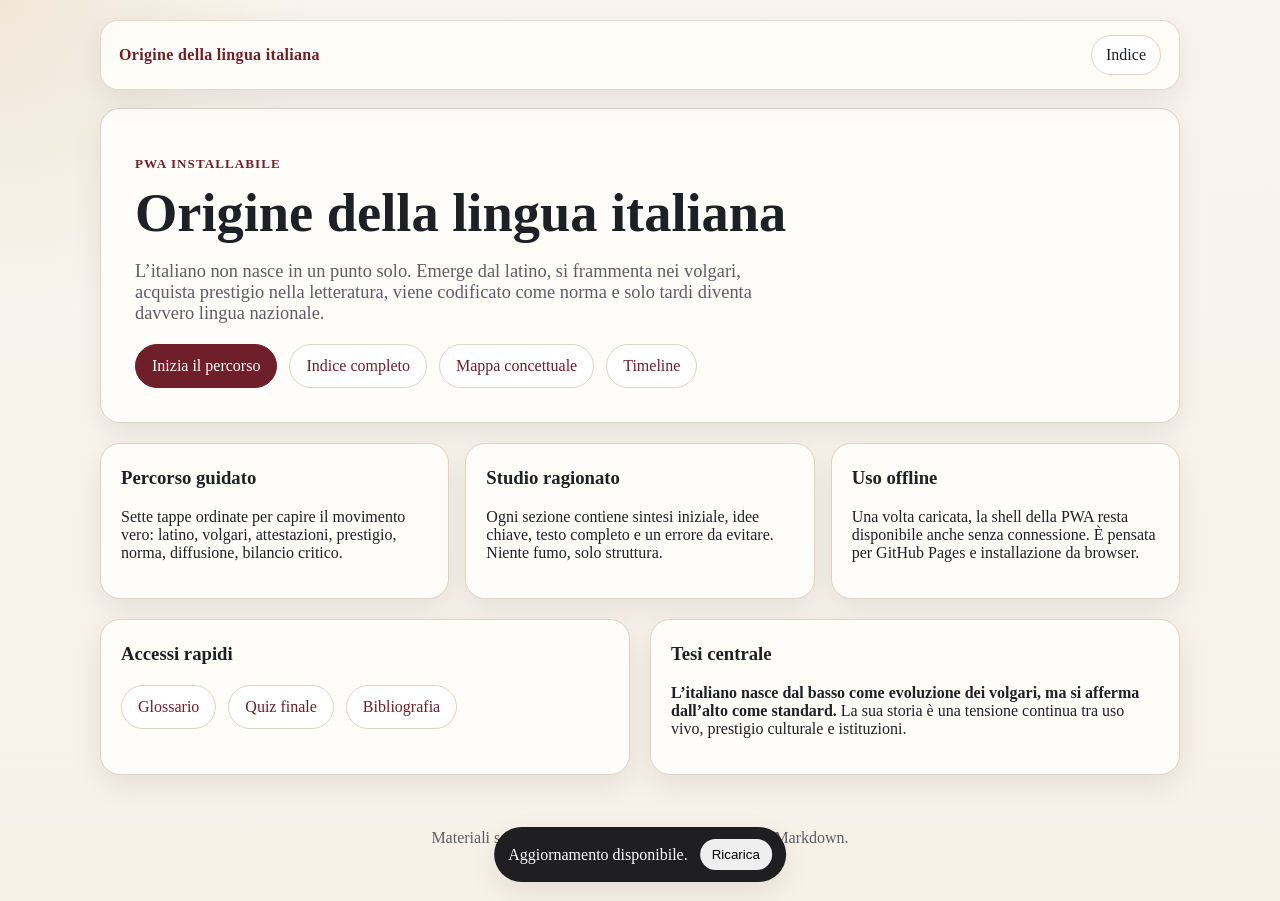
<file: index.html>
<!DOCTYPE html>
<html lang="it">
<head>
  <meta charset="utf-8">
  <meta name="viewport" content="width=device-width, initial-scale=1, viewport-fit=cover">
  <title>Home · Origine della lingua italiana</title>
  <meta name="description" content="PWA didattica sull’origine della lingua italiana">
  <meta name="theme-color" content="#6e1f2a">
  <meta name="apple-mobile-web-app-capable" content="yes">
  <meta name="apple-mobile-web-app-status-bar-style" content="default">
  <meta name="apple-mobile-web-app-title" content="Origine lingua">
  <link rel="manifest" href="manifest.json">
  <link rel="icon" href="assets/icons/icon-192.png">
  <link rel="apple-touch-icon" href="assets/icons/apple-touch-icon-180.png">
  <link rel="stylesheet" href="assets/css/style.css">
  
  <script defer src="assets/js/app.js"></script>
  <script defer src="pwa.js"></script>
</head>
<body class="">
  <div class="site-shell">
    <header class="topbar">
      <a class="brand" href="index.html">Origine della lingua italiana</a>
      <button class="menu-toggle" type="button" data-menu-toggle aria-expanded="false" aria-controls="side-menu">Indice</button>
    </header>
    <aside class="side-menu" id="side-menu">
      <nav>
        <a href="index.html">Home</a>
        <a href="pages/indice.html">Indice completo</a>
        <a href="pages/mappa.html">Mappa concettuale</a>
        <a href="pages/timeline.html">Timeline</a>
        <a href="pages/glossario.html">Glossario</a>
        <a href="pages/quiz.html">Quiz finale</a>
        <a href="pages/fonti.html">Bibliografia</a>
      </nav>
    </aside>
    <main class="page">
      
<section class="hero">
  <p class="kicker">PWA installabile</p>
  <h1>Origine della lingua italiana</h1>
  <p class="lead">L’italiano non nasce in un punto solo. Emerge dal latino, si frammenta nei volgari, acquista prestigio nella letteratura, viene codificato come norma e solo tardi diventa davvero lingua nazionale.</p>
  <div class="cta-row">
    <a class="button" href="./pages/introduzione.html">Inizia il percorso</a>
    <a class="button secondary" href="./pages/indice.html">Indice completo</a>
    <a class="button secondary" href="./pages/mappa.html">Mappa concettuale</a>
    <a class="button secondary" href="./pages/timeline.html">Timeline</a>
  </div>
</section>
<section class="cards">
  <article class="card">
    <h3>Percorso guidato</h3>
    <p>Sette tappe ordinate per capire il movimento vero: latino, volgari, attestazioni, prestigio, norma, diffusione, bilancio critico.</p>
  </article>
  <article class="card">
    <h3>Studio ragionato</h3>
    <p>Ogni sezione contiene sintesi iniziale, idee chiave, testo completo e un errore da evitare. Niente fumo, solo struttura.</p>
  </article>
  <article class="card">
    <h3>Uso offline</h3>
    <p>Una volta caricata, la shell della PWA resta disponibile anche senza connessione. È pensata per GitHub Pages e installazione da browser.</p>
  </article>
</section>
<section class="grid-2">
  <article class="card">
    <h3>Accessi rapidi</h3>
    <div class="grid-links">
      <a class="button secondary" href="./pages/glossario.html">Glossario</a>
      <a class="button secondary" href="./pages/quiz.html">Quiz finale</a>
      <a class="button secondary" href="./pages/fonti.html">Bibliografia</a>
    </div>
  </article>
  <article class="card">
    <h3>Tesi centrale</h3>
    <p><strong>L’italiano nasce dal basso come evoluzione dei volgari, ma si afferma dall’alto come standard.</strong> La sua storia è una tensione continua tra uso vivo, prestigio culturale e istituzioni.</p>
  </article>
</section>
<p class="footer-note">Materiali sorgente inclusi nello ZIP anche in formato Markdown.</p>

    </main>
  </div>
  <div class="update-toast" id="updateToast" hidden>
    <span>Aggiornamento disponibile.</span>
    <button id="reloadAppBtn" type="button">Ricarica</button>
  </div>
</body>
</html>
</file>
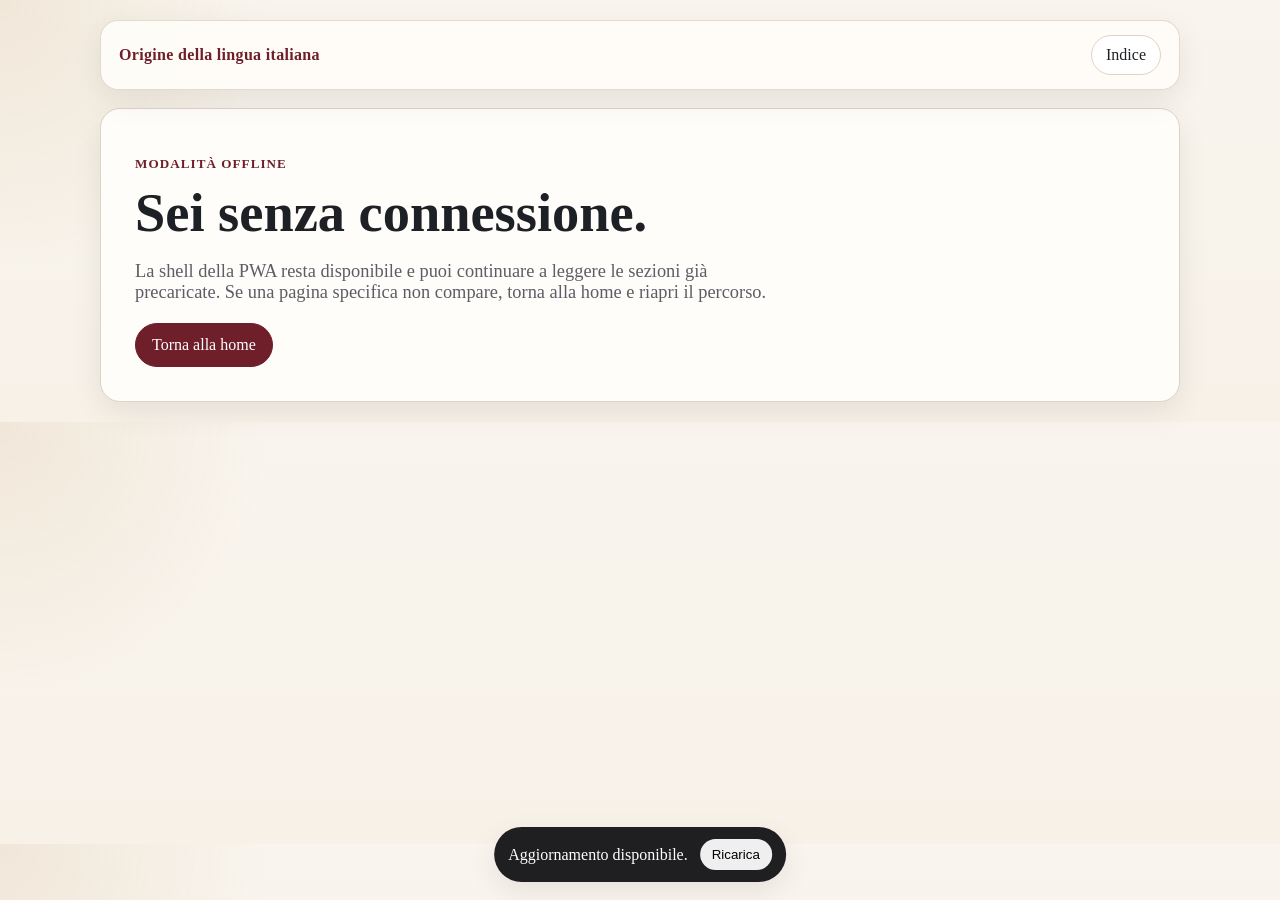
<file: offline.html>
<!DOCTYPE html>
<html lang="it">
<head>
  <meta charset="utf-8">
  <meta name="viewport" content="width=device-width, initial-scale=1, viewport-fit=cover">
  <title>Offline · Origine della lingua italiana</title>
  <meta name="description" content="PWA didattica sull’origine della lingua italiana">
  <meta name="theme-color" content="#6e1f2a">
  <meta name="apple-mobile-web-app-capable" content="yes">
  <meta name="apple-mobile-web-app-status-bar-style" content="default">
  <meta name="apple-mobile-web-app-title" content="Origine lingua">
  <link rel="manifest" href="manifest.json">
  <link rel="icon" href="assets/icons/icon-192.png">
  <link rel="apple-touch-icon" href="assets/icons/apple-touch-icon-180.png">
  <link rel="stylesheet" href="assets/css/style.css">
  
  <script defer src="assets/js/app.js"></script>
  <script defer src="pwa.js"></script>
</head>
<body class="">
  <div class="site-shell">
    <header class="topbar">
      <a class="brand" href="index.html">Origine della lingua italiana</a>
      <button class="menu-toggle" type="button" data-menu-toggle aria-expanded="false" aria-controls="side-menu">Indice</button>
    </header>
    <aside class="side-menu" id="side-menu">
      <nav>
        <a href="index.html">Home</a>
        <a href="pages/indice.html">Indice completo</a>
        <a href="pages/mappa.html">Mappa concettuale</a>
        <a href="pages/timeline.html">Timeline</a>
        <a href="pages/glossario.html">Glossario</a>
        <a href="pages/quiz.html">Quiz finale</a>
        <a href="pages/fonti.html">Bibliografia</a>
      </nav>
    </aside>
    <main class="page">
      
<section class="hero">
  <p class="kicker">Modalità offline</p>
  <h1>Sei senza connessione.</h1>
  <p class="lead">La shell della PWA resta disponibile e puoi continuare a leggere le sezioni già precaricate. Se una pagina specifica non compare, torna alla home e riapri il percorso.</p>
  <div class="cta-row">
    <a class="button" href="./index.html">Torna alla home</a>
  </div>
</section>

    </main>
  </div>
  <div class="update-toast" id="updateToast" hidden>
    <span>Aggiornamento disponibile.</span>
    <button id="reloadAppBtn" type="button">Ricarica</button>
  </div>
</body>
</html>
</file>
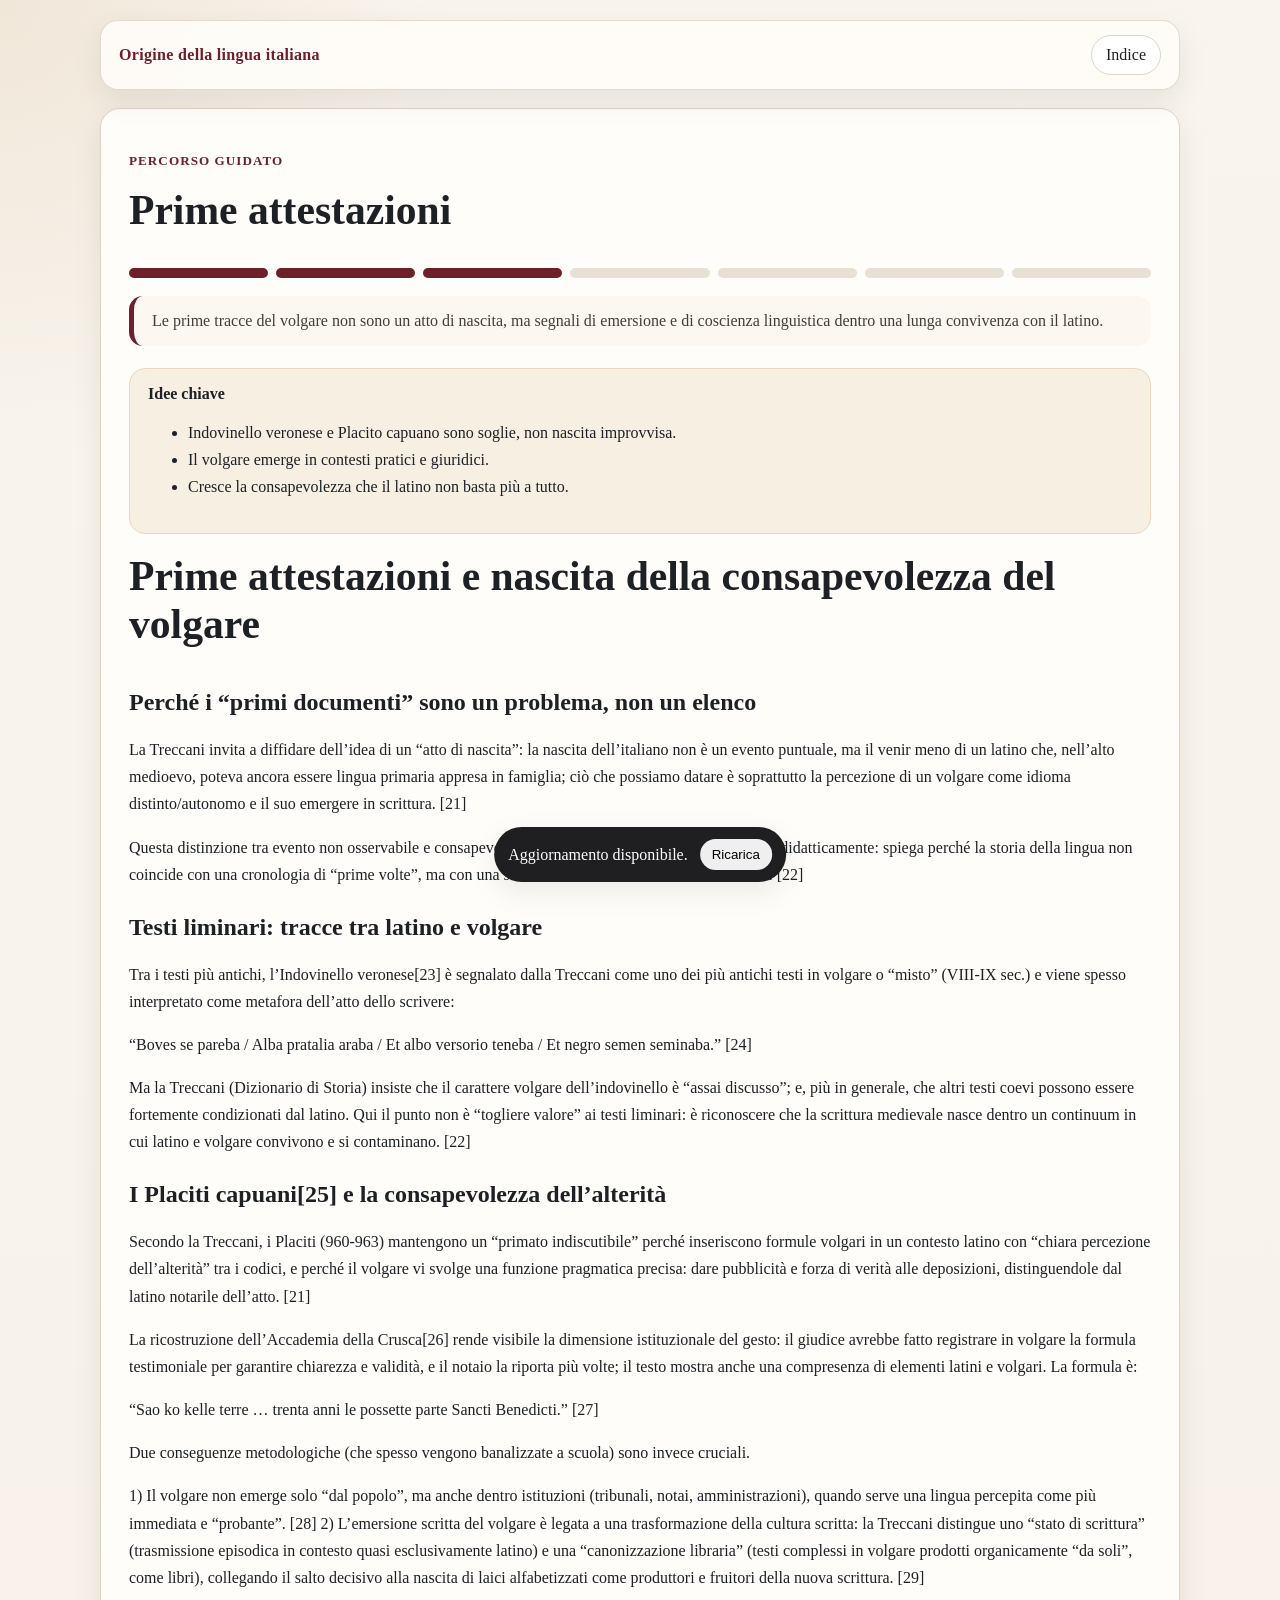
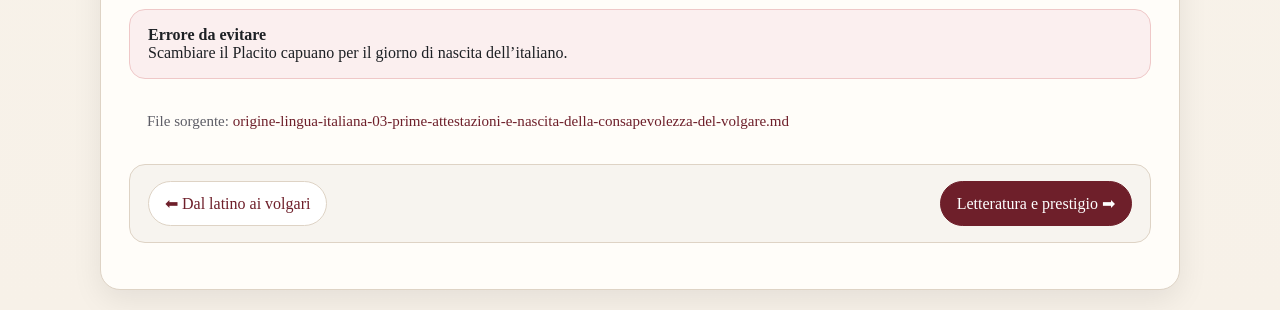
<file: pages/attestazioni.html>
<!DOCTYPE html>
<html lang="it">
<head>
  <meta charset="utf-8">
  <meta name="viewport" content="width=device-width, initial-scale=1, viewport-fit=cover">
  <title>Prime attestazioni · Origine della lingua italiana</title>
  <meta name="description" content="PWA didattica sull’origine della lingua italiana">
  <meta name="theme-color" content="#6e1f2a">
  <meta name="apple-mobile-web-app-capable" content="yes">
  <meta name="apple-mobile-web-app-status-bar-style" content="default">
  <meta name="apple-mobile-web-app-title" content="Origine lingua">
  <link rel="manifest" href="../manifest.json">
  <link rel="icon" href="../assets/icons/icon-192.png">
  <link rel="apple-touch-icon" href="../assets/icons/apple-touch-icon-180.png">
  <link rel="stylesheet" href="../assets/css/style.css">
  
  <script defer src="../assets/js/app.js"></script>
  <script defer src="../pwa.js"></script>
</head>
<body class="section-page">
  <div class="site-shell">
    <header class="topbar">
      <a class="brand" href="../index.html">Origine della lingua italiana</a>
      <button class="menu-toggle" type="button" data-menu-toggle aria-expanded="false" aria-controls="side-menu">Indice</button>
    </header>
    <aside class="side-menu" id="side-menu">
      <nav>
        <a href="../index.html">Home</a>
        <a href="../pages/indice.html">Indice completo</a>
        <a href="../pages/mappa.html">Mappa concettuale</a>
        <a href="../pages/timeline.html">Timeline</a>
        <a href="../pages/glossario.html">Glossario</a>
        <a href="../pages/quiz.html">Quiz finale</a>
        <a href="../pages/fonti.html">Bibliografia</a>
      </nav>
    </aside>
    <main class="page">
      
    <article class="article">
      <p class="kicker">Percorso guidato</p>
      <h1>Prime attestazioni</h1>
      <div class="progress"><span class="active"></span><span class="active"></span><span class="active"></span><span class=""></span><span class=""></span><span class=""></span><span class=""></span></div>
      <div class="summary">Le prime tracce del volgare non sono un atto di nascita, ma segnali di emersione e di coscienza linguistica dentro una lunga convivenza con il latino.</div>
      <section class="keybox">
        <strong>Idee chiave</strong>
        <ul><li>Indovinello veronese e Placito capuano sono soglie, non nascita improvvisa.</li><li>Il volgare emerge in contesti pratici e giuridici.</li><li>Cresce la consapevolezza che il latino non basta più a tutto.</li></ul>
      </section>
      <section><h1>Prime attestazioni e nascita della consapevolezza del volgare</h1>
<h2>Perché i “primi documenti” sono un problema, non un elenco</h2>
<p>La Treccani invita a diffidare dell’idea di un “atto di nascita”: la nascita dell’italiano non è un evento puntuale, ma il venir meno di un latino che, nell’alto medioevo, poteva ancora essere lingua primaria appresa in famiglia; ciò che possiamo datare è soprattutto la percezione di un volgare come idioma distinto/autonomo e il suo emergere in scrittura. [21]</p>
<p>Questa distinzione tra evento non osservabile e consapevolezza documentabile è fondamentale anche didatticamente: spiega perché la storia della lingua non coincide con una cronologia di “prime volte”, ma con una storia delle funzioni sociali della scrittura. [22]</p>
<h2>Testi liminari: tracce tra latino e volgare</h2>
<p>Tra i testi più antichi, l’Indovinello veronese[23] è segnalato dalla Treccani come uno dei più antichi testi in volgare o “misto” (VIII-IX sec.) e viene spesso interpretato come metafora dell’atto dello scrivere:</p>
<p>“Boves se pareba / Alba pratalia araba / Et albo versorio teneba / Et negro semen seminaba.” [24]</p>
<p>Ma la Treccani (Dizionario di Storia) insiste che il carattere volgare dell’indovinello è “assai discusso”; e, più in generale, che altri testi coevi possono essere fortemente condizionati dal latino. Qui il punto non è “togliere valore” ai testi liminari: è riconoscere che la scrittura medievale nasce dentro un continuum in cui latino e volgare convivono e si contaminano. [22]</p>
<h2>I Placiti capuani[25] e la consapevolezza dell’alterità</h2>
<p>Secondo la Treccani, i Placiti (960-963) mantengono un “primato indiscutibile” perché inseriscono formule volgari in un contesto latino con “chiara percezione dell’alterità” tra i codici, e perché il volgare vi svolge una funzione pragmatica precisa: dare pubblicità e forza di verità alle deposizioni, distinguendole dal latino notarile dell’atto. [21]</p>
<p>La ricostruzione dell’Accademia della Crusca[26] rende visibile la dimensione istituzionale del gesto: il giudice avrebbe fatto registrare in volgare la formula testimoniale per garantire chiarezza e validità, e il notaio la riporta più volte; il testo mostra anche una compresenza di elementi latini e volgari. La formula è:</p>
<p>“Sao ko kelle terre … trenta anni le possette parte Sancti Benedicti.” [27]</p>
<p>Due conseguenze metodologiche (che spesso vengono banalizzate a scuola) sono invece cruciali.</p>
<p>1) Il volgare non emerge solo “dal popolo”, ma anche dentro istituzioni (tribunali, notai, amministrazioni), quando serve una lingua percepita come più immediata e “probante”. [28] 2) L’emersione scritta del volgare è legata a una trasformazione della cultura scritta: la Treccani distingue uno “stato di scrittura” (trasmissione episodica in contesto quasi esclusivamente latino) e una “canonizzazione libraria” (testi complessi in volgare prodotti organicamente “da soli”, come libri), collegando il salto decisivo alla nascita di laici alfabetizzati come produttori e fruitori della nuova scrittura. [29]</p></section>
      <section class="errorbox"><strong>Errore da evitare</strong><br>Scambiare il Placito capuano per il giorno di nascita dell’italiano.</section>
      <section class="sourcebox small">File sorgente: <a href="../content/origine-lingua-italiana-03-prime-attestazioni-e-nascita-della-consapevolezza-del-volgare.md" download>origine-lingua-italiana-03-prime-attestazioni-e-nascita-della-consapevolezza-del-volgare.md</a></section>
      <div class="navbox"><a class="button secondary" href="latino-volgari.html">⬅ Dal latino ai volgari</a><a class="button" href="prestigio.html">Letteratura e prestigio ➡</a></div>
    </article>
    
    </main>
  </div>
  <div class="update-toast" id="updateToast" hidden>
    <span>Aggiornamento disponibile.</span>
    <button id="reloadAppBtn" type="button">Ricarica</button>
  </div>
</body>
</html>
</file>
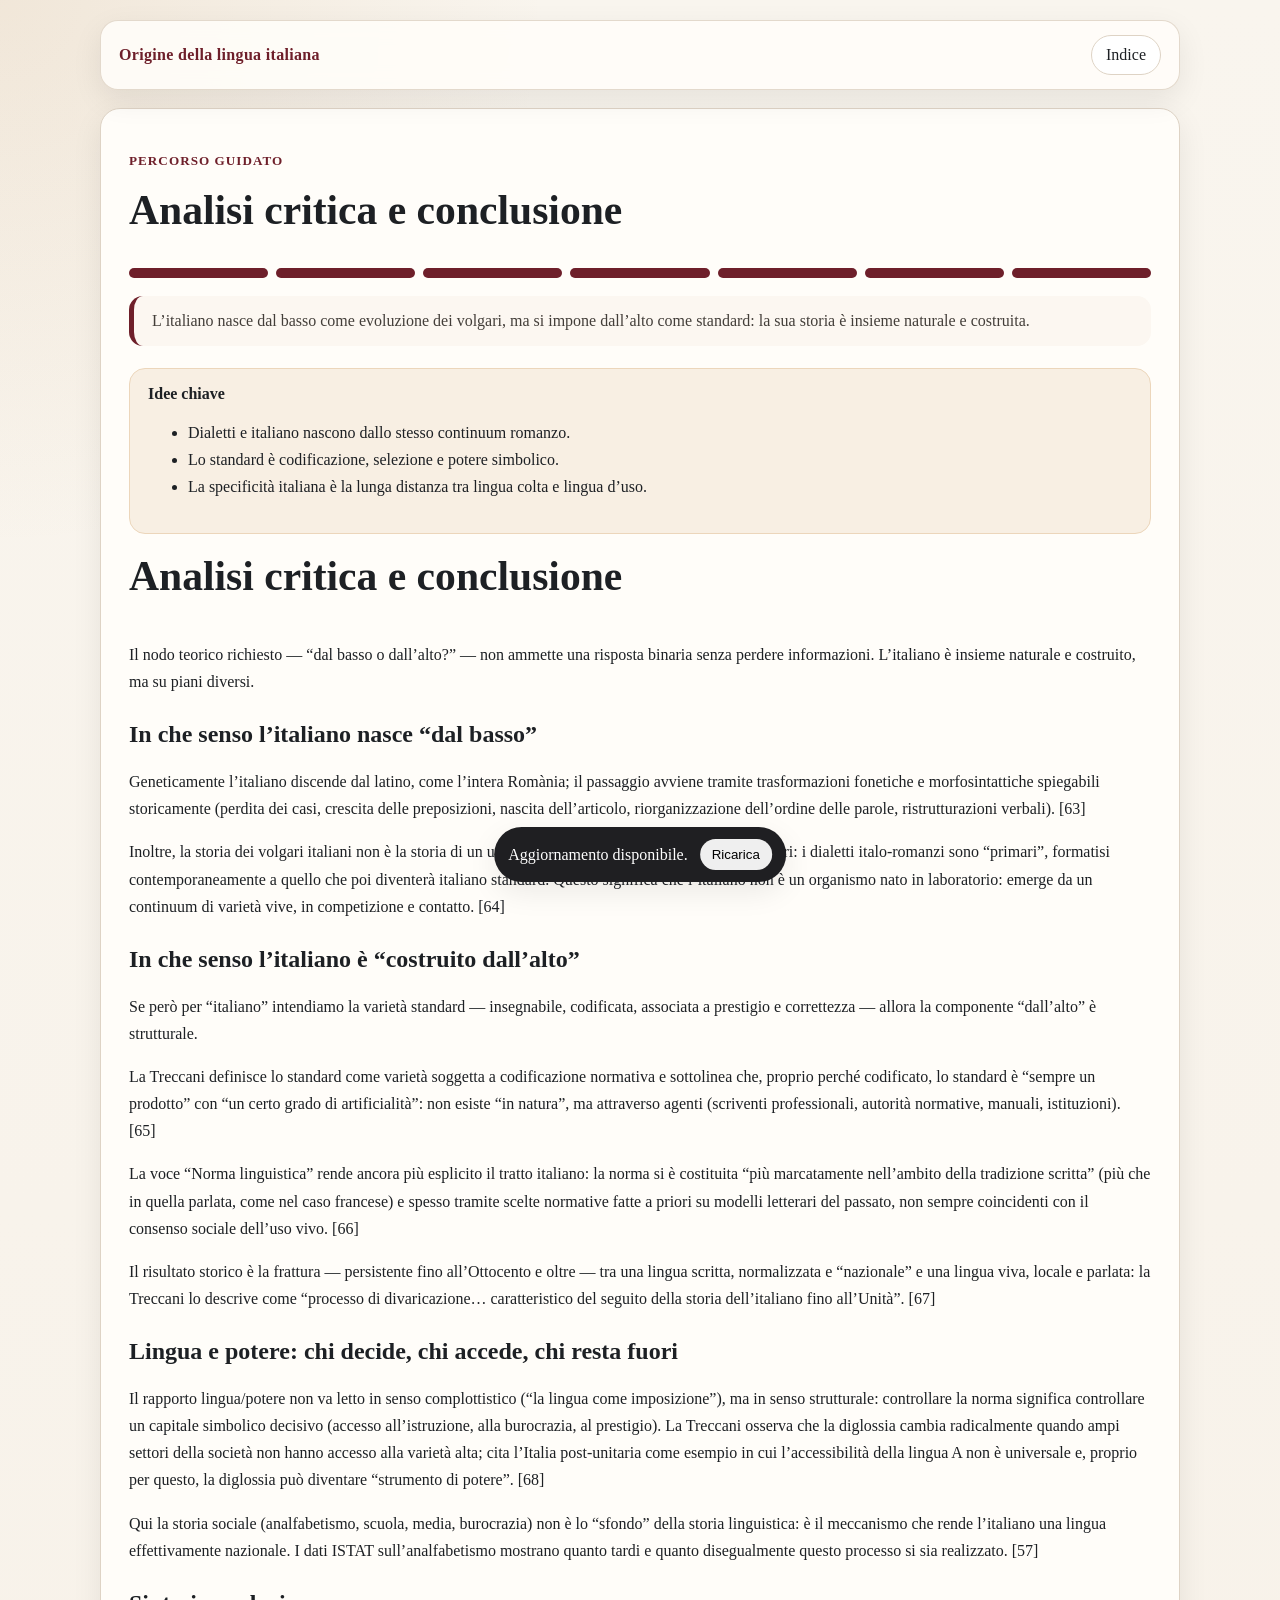
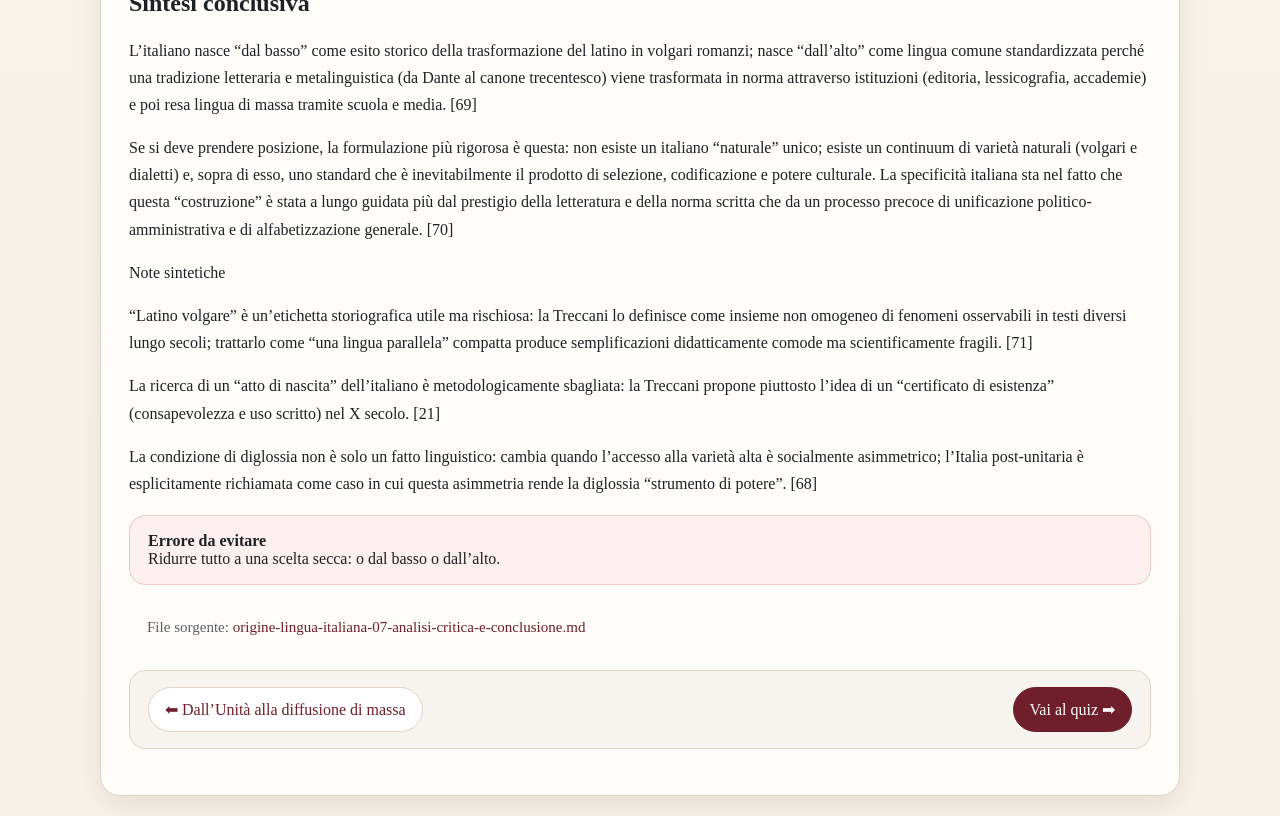
<file: pages/conclusione.html>
<!DOCTYPE html>
<html lang="it">
<head>
  <meta charset="utf-8">
  <meta name="viewport" content="width=device-width, initial-scale=1, viewport-fit=cover">
  <title>Analisi critica e conclusione · Origine della lingua italiana</title>
  <meta name="description" content="PWA didattica sull’origine della lingua italiana">
  <meta name="theme-color" content="#6e1f2a">
  <meta name="apple-mobile-web-app-capable" content="yes">
  <meta name="apple-mobile-web-app-status-bar-style" content="default">
  <meta name="apple-mobile-web-app-title" content="Origine lingua">
  <link rel="manifest" href="../manifest.json">
  <link rel="icon" href="../assets/icons/icon-192.png">
  <link rel="apple-touch-icon" href="../assets/icons/apple-touch-icon-180.png">
  <link rel="stylesheet" href="../assets/css/style.css">
  
  <script defer src="../assets/js/app.js"></script>
  <script defer src="../pwa.js"></script>
</head>
<body class="section-page">
  <div class="site-shell">
    <header class="topbar">
      <a class="brand" href="../index.html">Origine della lingua italiana</a>
      <button class="menu-toggle" type="button" data-menu-toggle aria-expanded="false" aria-controls="side-menu">Indice</button>
    </header>
    <aside class="side-menu" id="side-menu">
      <nav>
        <a href="../index.html">Home</a>
        <a href="../pages/indice.html">Indice completo</a>
        <a href="../pages/mappa.html">Mappa concettuale</a>
        <a href="../pages/timeline.html">Timeline</a>
        <a href="../pages/glossario.html">Glossario</a>
        <a href="../pages/quiz.html">Quiz finale</a>
        <a href="../pages/fonti.html">Bibliografia</a>
      </nav>
    </aside>
    <main class="page">
      
    <article class="article">
      <p class="kicker">Percorso guidato</p>
      <h1>Analisi critica e conclusione</h1>
      <div class="progress"><span class="active"></span><span class="active"></span><span class="active"></span><span class="active"></span><span class="active"></span><span class="active"></span><span class="active"></span></div>
      <div class="summary">L’italiano nasce dal basso come evoluzione dei volgari, ma si impone dall’alto come standard: la sua storia è insieme naturale e costruita.</div>
      <section class="keybox">
        <strong>Idee chiave</strong>
        <ul><li>Dialetti e italiano nascono dallo stesso continuum romanzo.</li><li>Lo standard è codificazione, selezione e potere simbolico.</li><li>La specificità italiana è la lunga distanza tra lingua colta e lingua d’uso.</li></ul>
      </section>
      <section><h1>Analisi critica e conclusione</h1>
<p>Il nodo teorico richiesto — “dal basso o dall’alto?” — non ammette una risposta binaria senza perdere informazioni. L’italiano è insieme naturale e costruito, ma su piani diversi.</p>
<h2>In che senso l’italiano nasce “dal basso”</h2>
<p>Geneticamente l’italiano discende dal latino, come l’intera Romània; il passaggio avviene tramite trasformazioni fonetiche e morfosintattiche spiegabili storicamente (perdita dei casi, crescita delle preposizioni, nascita dell’articolo, riorganizzazione dell’ordine delle parole, ristrutturazioni verbali). [63]</p>
<p>Inoltre, la storia dei volgari italiani non è la storia di un unico “volgare nazionale” che schiaccia gli altri: i dialetti italo-romanzi sono “primari”, formatisi contemporaneamente a quello che poi diventerà italiano standard. Questo significa che l’italiano non è un organismo nato in laboratorio: emerge da un continuum di varietà vive, in competizione e contatto. [64]</p>
<h2>In che senso l’italiano è “costruito dall’alto”</h2>
<p>Se però per “italiano” intendiamo la varietà standard — insegnabile, codificata, associata a prestigio e correttezza — allora la componente “dall’alto” è strutturale.</p>
<p>La Treccani definisce lo standard come varietà soggetta a codificazione normativa e sottolinea che, proprio perché codificato, lo standard è “sempre un prodotto” con “un certo grado di artificialità”: non esiste “in natura”, ma attraverso agenti (scriventi professionali, autorità normative, manuali, istituzioni). [65]</p>
<p>La voce “Norma linguistica” rende ancora più esplicito il tratto italiano: la norma si è costituita “più marcatamente nell’ambito della tradizione scritta” (più che in quella parlata, come nel caso francese) e spesso tramite scelte normative fatte a priori su modelli letterari del passato, non sempre coincidenti con il consenso sociale dell’uso vivo. [66]</p>
<p>Il risultato storico è la frattura — persistente fino all’Ottocento e oltre — tra una lingua scritta, normalizzata e “nazionale” e una lingua viva, locale e parlata: la Treccani lo descrive come “processo di divaricazione… caratteristico del seguito della storia dell’italiano fino all’Unità”. [67]</p>
<h2>Lingua e potere: chi decide, chi accede, chi resta fuori</h2>
<p>Il rapporto lingua/potere non va letto in senso complottistico (“la lingua come imposizione”), ma in senso strutturale: controllare la norma significa controllare un capitale simbolico decisivo (accesso all’istruzione, alla burocrazia, al prestigio). La Treccani osserva che la diglossia cambia radicalmente quando ampi settori della società non hanno accesso alla varietà alta; cita l’Italia post-unitaria come esempio in cui l’accessibilità della lingua A non è universale e, proprio per questo, la diglossia può diventare “strumento di potere”. [68]</p>
<p>Qui la storia sociale (analfabetismo, scuola, media, burocrazia) non è lo “sfondo” della storia linguistica: è il meccanismo che rende l’italiano una lingua effettivamente nazionale. I dati ISTAT sull’analfabetismo mostrano quanto tardi e quanto disegualmente questo processo si sia realizzato. [57]</p>
<h2>Sintesi conclusiva</h2>
<p>L’italiano nasce “dal basso” come esito storico della trasformazione del latino in volgari romanzi; nasce “dall’alto” come lingua comune standardizzata perché una tradizione letteraria e metalinguistica (da Dante al canone trecentesco) viene trasformata in norma attraverso istituzioni (editoria, lessicografia, accademie) e poi resa lingua di massa tramite scuola e media. [69]</p>
<p>Se si deve prendere posizione, la formulazione più rigorosa è questa: non esiste un italiano “naturale” unico; esiste un continuum di varietà naturali (volgari e dialetti) e, sopra di esso, uno standard che è inevitabilmente il prodotto di selezione, codificazione e potere culturale. La specificità italiana sta nel fatto che questa “costruzione” è stata a lungo guidata più dal prestigio della letteratura e della norma scritta che da un processo precoce di unificazione politico-amministrativa e di alfabetizzazione generale. [70]</p>
<p>Note sintetiche</p>
<p>“Latino volgare” è un’etichetta storiografica utile ma rischiosa: la Treccani lo definisce come insieme non omogeneo di fenomeni osservabili in testi diversi lungo secoli; trattarlo come “una lingua parallela” compatta produce semplificazioni didatticamente comode ma scientificamente fragili. [71]</p>
<p>La ricerca di un “atto di nascita” dell’italiano è metodologicamente sbagliata: la Treccani propone piuttosto l’idea di un “certificato di esistenza” (consapevolezza e uso scritto) nel X secolo. [21]</p>
<p>La condizione di diglossia non è solo un fatto linguistico: cambia quando l’accesso alla varietà alta è socialmente asimmetrico; l’Italia post-unitaria è esplicitamente richiamata come caso in cui questa asimmetria rende la diglossia “strumento di potere”. [68]</p></section>
      <section class="errorbox"><strong>Errore da evitare</strong><br>Ridurre tutto a una scelta secca: o dal basso o dall’alto.</section>
      <section class="sourcebox small">File sorgente: <a href="../content/origine-lingua-italiana-07-analisi-critica-e-conclusione.md" download>origine-lingua-italiana-07-analisi-critica-e-conclusione.md</a></section>
      <div class="navbox"><a class="button secondary" href="diffusione.html">⬅ Dall’Unità alla diffusione di massa</a><a class="button" href="quiz.html">Vai al quiz ➡</a></div>
    </article>
    
    </main>
  </div>
  <div class="update-toast" id="updateToast" hidden>
    <span>Aggiornamento disponibile.</span>
    <button id="reloadAppBtn" type="button">Ricarica</button>
  </div>
</body>
</html>
</file>
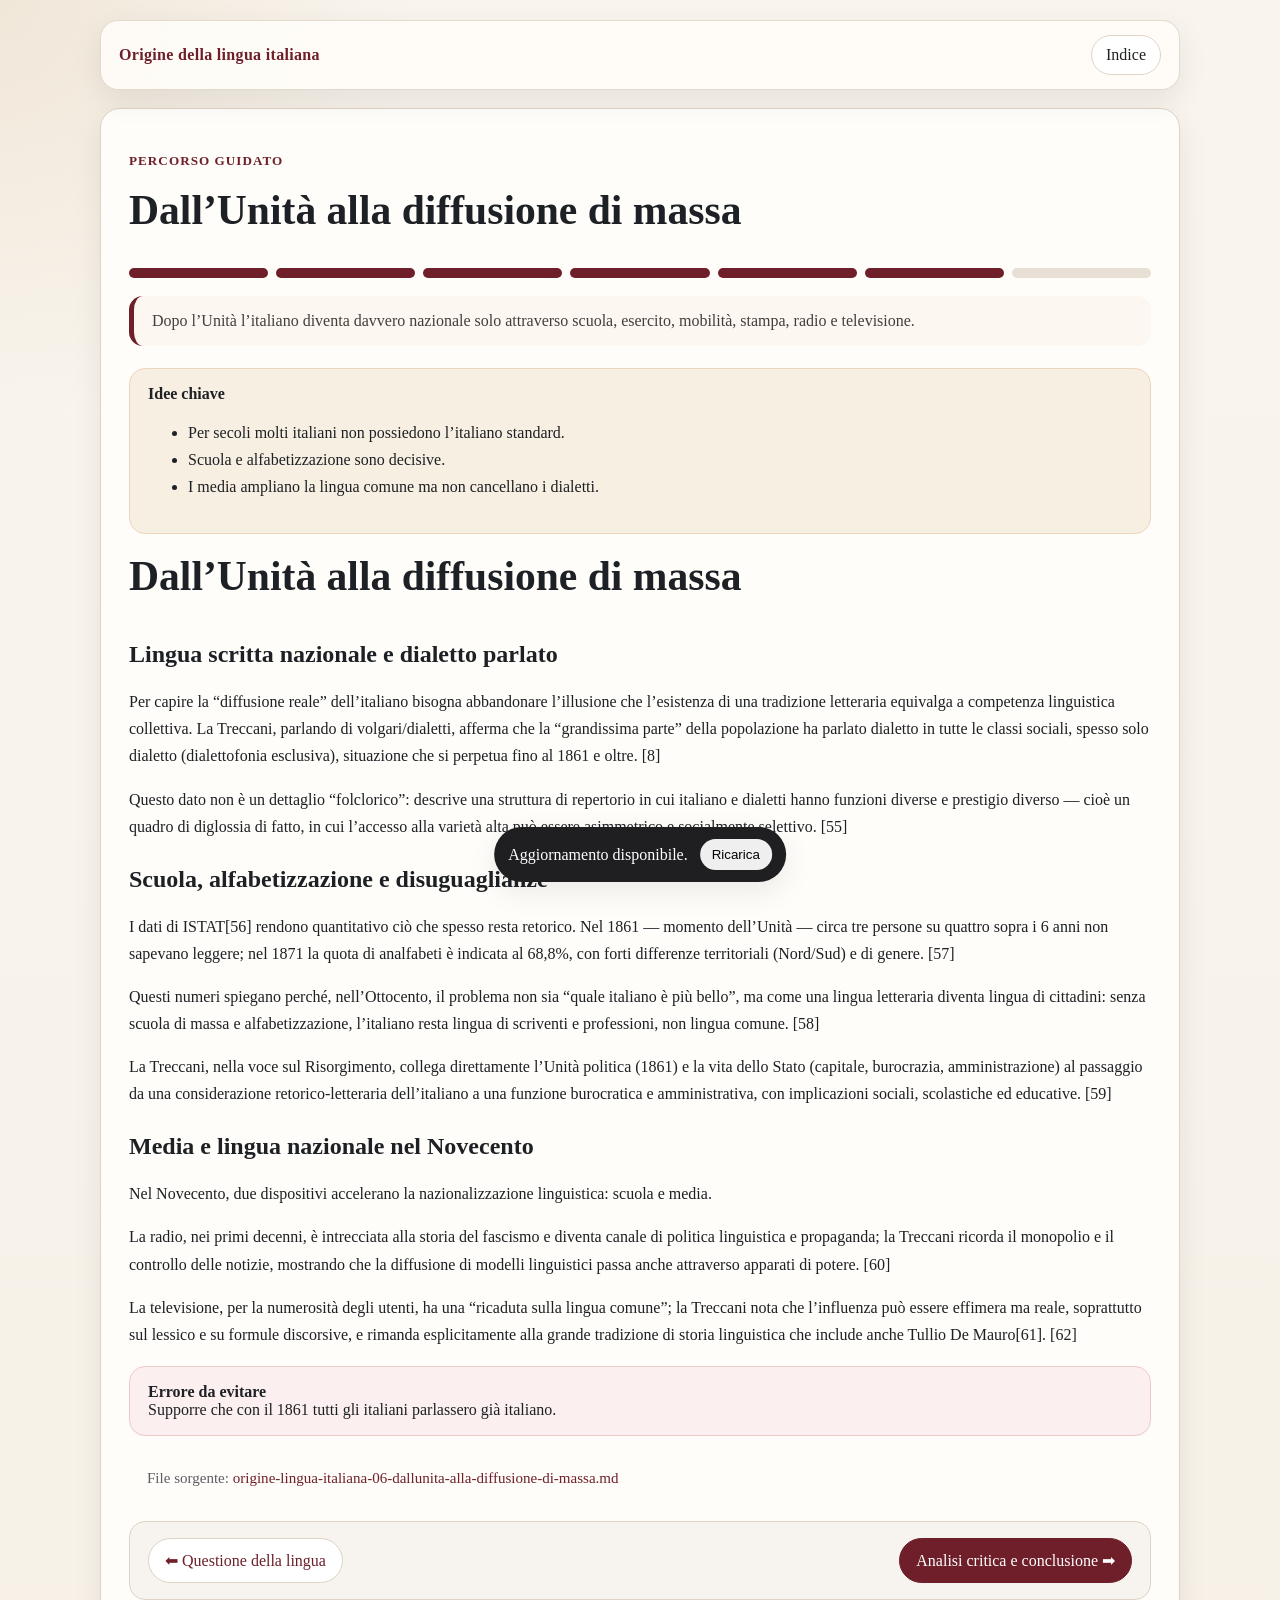
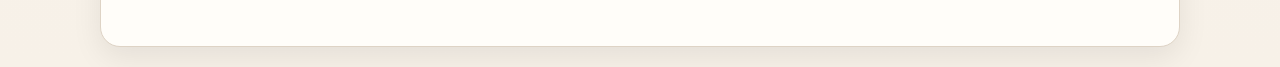
<file: pages/diffusione.html>
<!DOCTYPE html>
<html lang="it">
<head>
  <meta charset="utf-8">
  <meta name="viewport" content="width=device-width, initial-scale=1, viewport-fit=cover">
  <title>Dall’Unità alla diffusione di massa · Origine della lingua italiana</title>
  <meta name="description" content="PWA didattica sull’origine della lingua italiana">
  <meta name="theme-color" content="#6e1f2a">
  <meta name="apple-mobile-web-app-capable" content="yes">
  <meta name="apple-mobile-web-app-status-bar-style" content="default">
  <meta name="apple-mobile-web-app-title" content="Origine lingua">
  <link rel="manifest" href="../manifest.json">
  <link rel="icon" href="../assets/icons/icon-192.png">
  <link rel="apple-touch-icon" href="../assets/icons/apple-touch-icon-180.png">
  <link rel="stylesheet" href="../assets/css/style.css">
  
  <script defer src="../assets/js/app.js"></script>
  <script defer src="../pwa.js"></script>
</head>
<body class="section-page">
  <div class="site-shell">
    <header class="topbar">
      <a class="brand" href="../index.html">Origine della lingua italiana</a>
      <button class="menu-toggle" type="button" data-menu-toggle aria-expanded="false" aria-controls="side-menu">Indice</button>
    </header>
    <aside class="side-menu" id="side-menu">
      <nav>
        <a href="../index.html">Home</a>
        <a href="../pages/indice.html">Indice completo</a>
        <a href="../pages/mappa.html">Mappa concettuale</a>
        <a href="../pages/timeline.html">Timeline</a>
        <a href="../pages/glossario.html">Glossario</a>
        <a href="../pages/quiz.html">Quiz finale</a>
        <a href="../pages/fonti.html">Bibliografia</a>
      </nav>
    </aside>
    <main class="page">
      
    <article class="article">
      <p class="kicker">Percorso guidato</p>
      <h1>Dall’Unità alla diffusione di massa</h1>
      <div class="progress"><span class="active"></span><span class="active"></span><span class="active"></span><span class="active"></span><span class="active"></span><span class="active"></span><span class=""></span></div>
      <div class="summary">Dopo l’Unità l’italiano diventa davvero nazionale solo attraverso scuola, esercito, mobilità, stampa, radio e televisione.</div>
      <section class="keybox">
        <strong>Idee chiave</strong>
        <ul><li>Per secoli molti italiani non possiedono l’italiano standard.</li><li>Scuola e alfabetizzazione sono decisive.</li><li>I media ampliano la lingua comune ma non cancellano i dialetti.</li></ul>
      </section>
      <section><h1>Dall’Unità alla diffusione di massa</h1>
<h2>Lingua scritta nazionale e dialetto parlato</h2>
<p>Per capire la “diffusione reale” dell’italiano bisogna abbandonare l’illusione che l’esistenza di una tradizione letteraria equivalga a competenza linguistica collettiva. La Treccani, parlando di volgari/dialetti, afferma che la “grandissima parte” della popolazione ha parlato dialetto in tutte le classi sociali, spesso solo dialetto (dialettofonia esclusiva), situazione che si perpetua fino al 1861 e oltre. [8]</p>
<p>Questo dato non è un dettaglio “folclorico”: descrive una struttura di repertorio in cui italiano e dialetti hanno funzioni diverse e prestigio diverso — cioè un quadro di diglossia di fatto, in cui l’accesso alla varietà alta può essere asimmetrico e socialmente selettivo. [55]</p>
<h2>Scuola, alfabetizzazione e disuguaglianze</h2>
<p>I dati di ISTAT[56] rendono quantitativo ciò che spesso resta retorico. Nel 1861 — momento dell’Unità — circa tre persone su quattro sopra i 6 anni non sapevano leggere; nel 1871 la quota di analfabeti è indicata al 68,8%, con forti differenze territoriali (Nord/Sud) e di genere. [57]</p>
<p>Questi numeri spiegano perché, nell’Ottocento, il problema non sia “quale italiano è più bello”, ma come una lingua letteraria diventa lingua di cittadini: senza scuola di massa e alfabetizzazione, l’italiano resta lingua di scriventi e professioni, non lingua comune. [58]</p>
<p>La Treccani, nella voce sul Risorgimento, collega direttamente l’Unità politica (1861) e la vita dello Stato (capitale, burocrazia, amministrazione) al passaggio da una considerazione retorico-letteraria dell’italiano a una funzione burocratica e amministrativa, con implicazioni sociali, scolastiche ed educative. [59]</p>
<h2>Media e lingua nazionale nel Novecento</h2>
<p>Nel Novecento, due dispositivi accelerano la nazionalizzazione linguistica: scuola e media.</p>
<p>La radio, nei primi decenni, è intrecciata alla storia del fascismo e diventa canale di politica linguistica e propaganda; la Treccani ricorda il monopolio e il controllo delle notizie, mostrando che la diffusione di modelli linguistici passa anche attraverso apparati di potere. [60]</p>
<p>La televisione, per la numerosità degli utenti, ha una “ricaduta sulla lingua comune”; la Treccani nota che l’influenza può essere effimera ma reale, soprattutto sul lessico e su formule discorsive, e rimanda esplicitamente alla grande tradizione di storia linguistica che include anche Tullio De Mauro[61]. [62]</p></section>
      <section class="errorbox"><strong>Errore da evitare</strong><br>Supporre che con il 1861 tutti gli italiani parlassero già italiano.</section>
      <section class="sourcebox small">File sorgente: <a href="../content/origine-lingua-italiana-06-dallunita-alla-diffusione-di-massa.md" download>origine-lingua-italiana-06-dallunita-alla-diffusione-di-massa.md</a></section>
      <div class="navbox"><a class="button secondary" href="questione.html">⬅ Questione della lingua</a><a class="button" href="conclusione.html">Analisi critica e conclusione ➡</a></div>
    </article>
    
    </main>
  </div>
  <div class="update-toast" id="updateToast" hidden>
    <span>Aggiornamento disponibile.</span>
    <button id="reloadAppBtn" type="button">Ricarica</button>
  </div>
</body>
</html>
</file>
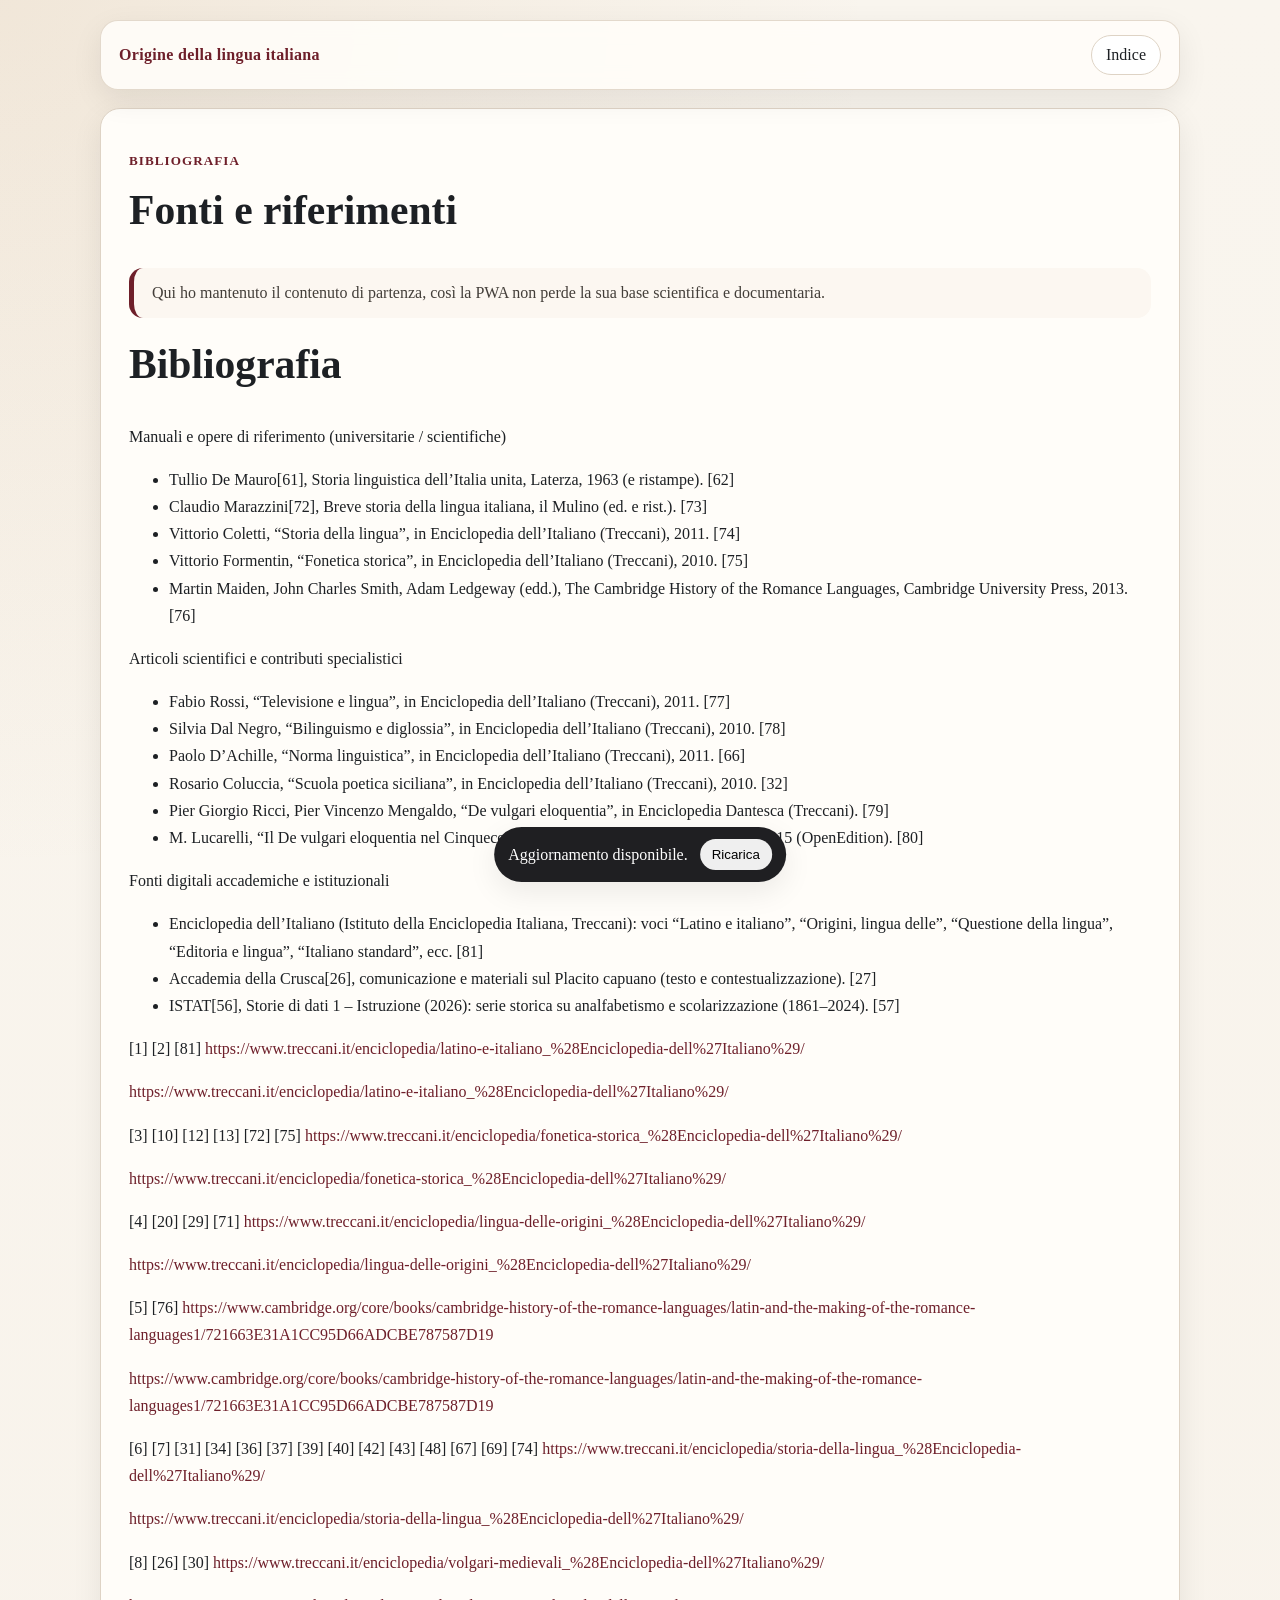
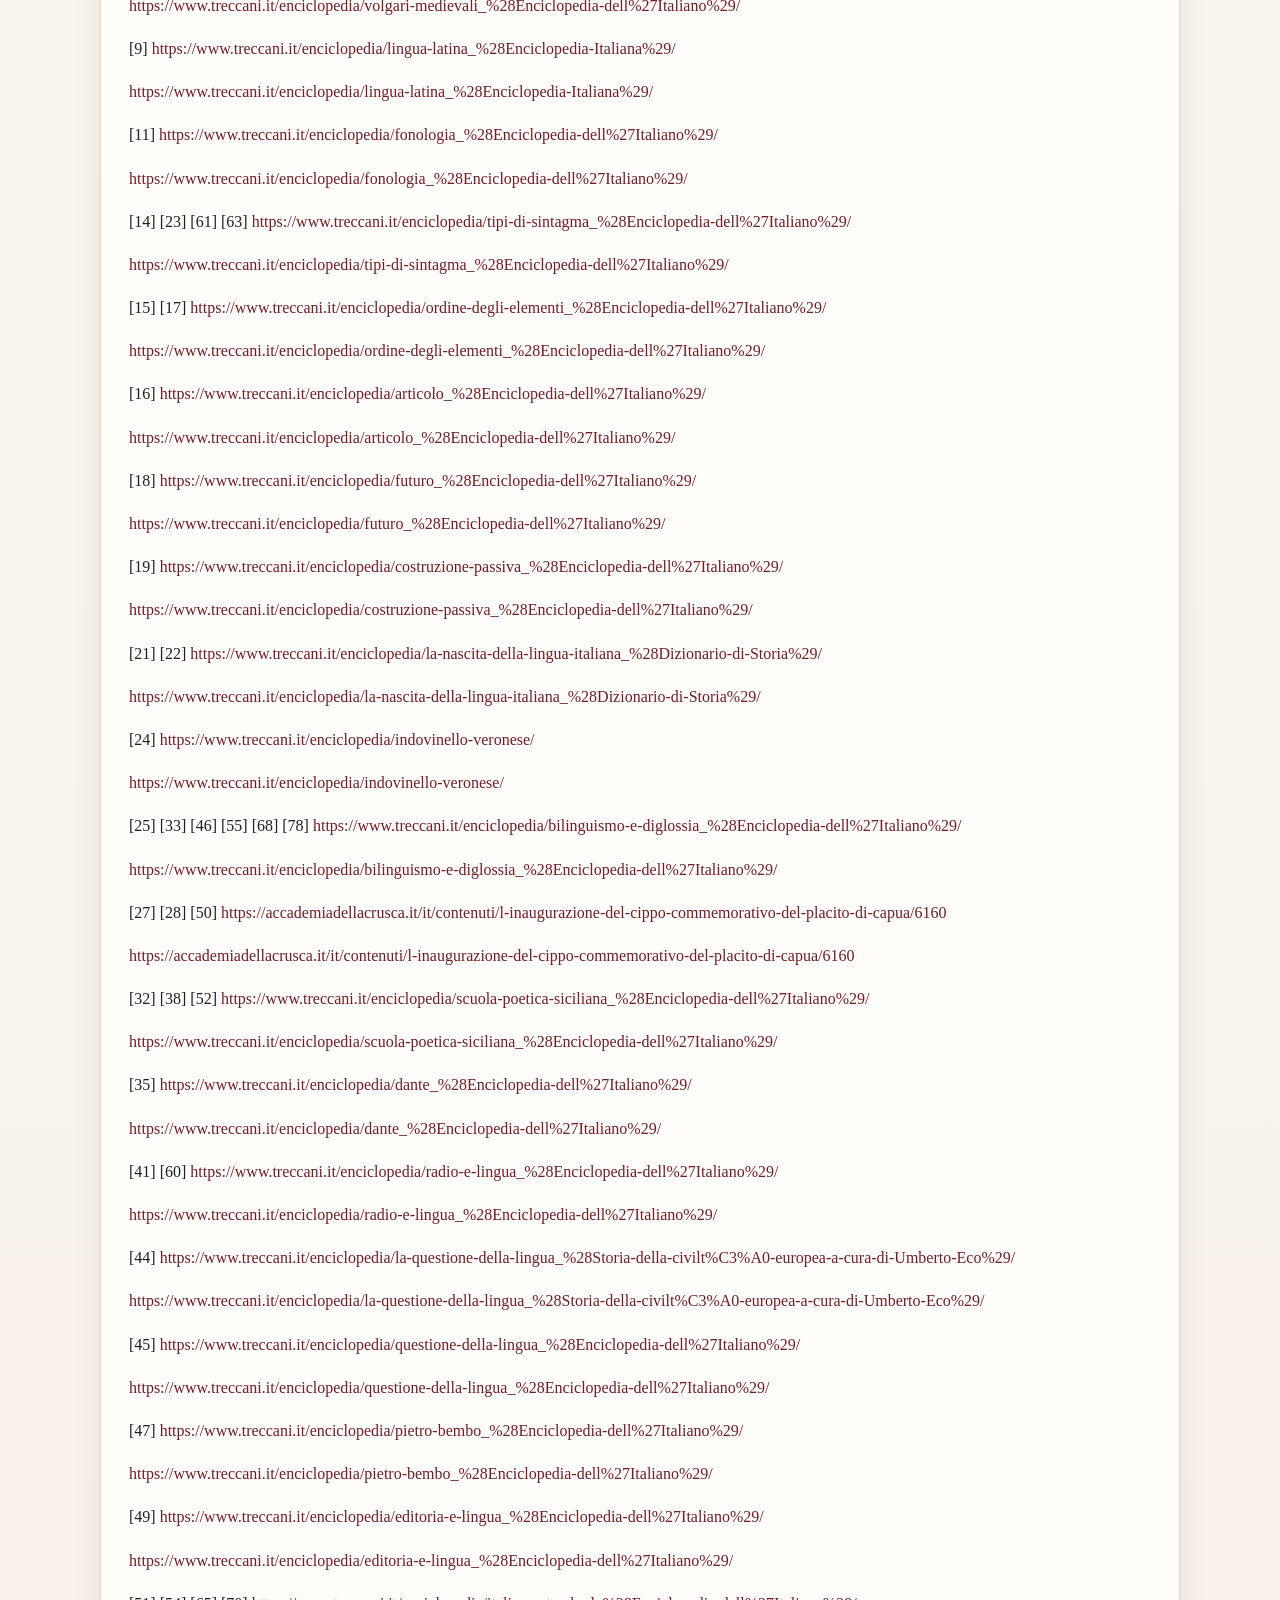
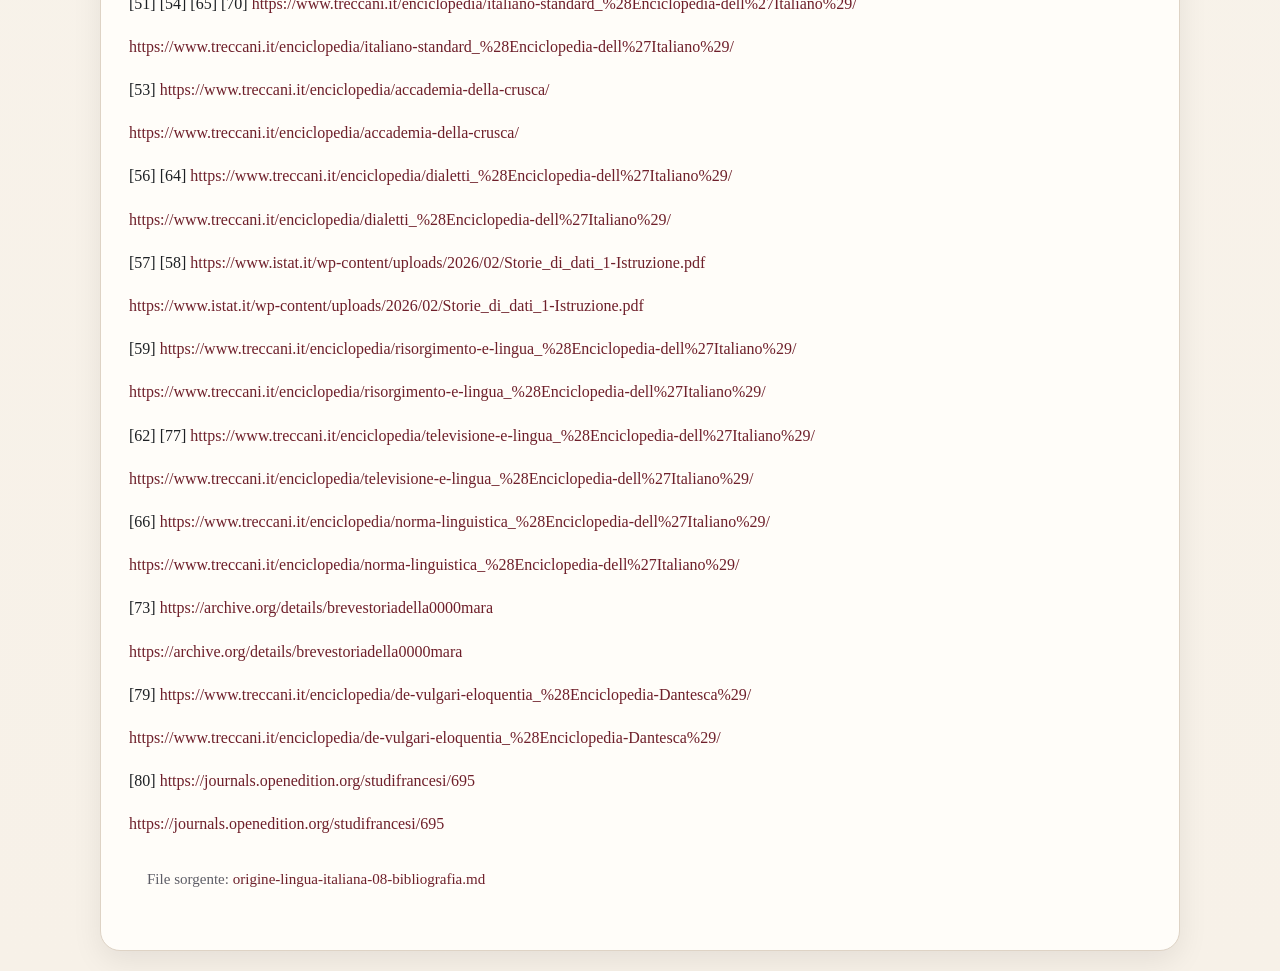
<file: pages/fonti.html>
<!DOCTYPE html>
<html lang="it">
<head>
  <meta charset="utf-8">
  <meta name="viewport" content="width=device-width, initial-scale=1, viewport-fit=cover">
  <title>Bibliografia · Origine della lingua italiana</title>
  <meta name="description" content="PWA didattica sull’origine della lingua italiana">
  <meta name="theme-color" content="#6e1f2a">
  <meta name="apple-mobile-web-app-capable" content="yes">
  <meta name="apple-mobile-web-app-status-bar-style" content="default">
  <meta name="apple-mobile-web-app-title" content="Origine lingua">
  <link rel="manifest" href="../manifest.json">
  <link rel="icon" href="../assets/icons/icon-192.png">
  <link rel="apple-touch-icon" href="../assets/icons/apple-touch-icon-180.png">
  <link rel="stylesheet" href="../assets/css/style.css">
  
  <script defer src="../assets/js/app.js"></script>
  <script defer src="../pwa.js"></script>
</head>
<body class="">
  <div class="site-shell">
    <header class="topbar">
      <a class="brand" href="../index.html">Origine della lingua italiana</a>
      <button class="menu-toggle" type="button" data-menu-toggle aria-expanded="false" aria-controls="side-menu">Indice</button>
    </header>
    <aside class="side-menu" id="side-menu">
      <nav>
        <a href="../index.html">Home</a>
        <a href="../pages/indice.html">Indice completo</a>
        <a href="../pages/mappa.html">Mappa concettuale</a>
        <a href="../pages/timeline.html">Timeline</a>
        <a href="../pages/glossario.html">Glossario</a>
        <a href="../pages/quiz.html">Quiz finale</a>
        <a href="../pages/fonti.html">Bibliografia</a>
      </nav>
    </aside>
    <main class="page">
      
<article class="article">
  <p class="kicker">Bibliografia</p>
  <h1>Fonti e riferimenti</h1>
  <div class="summary">Qui ho mantenuto il contenuto di partenza, così la PWA non perde la sua base scientifica e documentaria.</div>
  <h1>Bibliografia</h1>
<p>Manuali e opere di riferimento (universitarie / scientifiche)</p>
<ul>
<li>Tullio De Mauro[61], Storia linguistica dell’Italia unita, Laterza, 1963 (e ristampe). [62]</li>
<li>Claudio Marazzini[72], Breve storia della lingua italiana, il Mulino (ed. e rist.). [73]</li>
<li>Vittorio Coletti, “Storia della lingua”, in Enciclopedia dell’Italiano (Treccani), 2011. [74]</li>
<li>Vittorio Formentin, “Fonetica storica”, in Enciclopedia dell’Italiano (Treccani), 2010. [75]</li>
<li>Martin Maiden, John Charles Smith, Adam Ledgeway (edd.), The Cambridge History of the Romance Languages, Cambridge University Press, 2013. [76]</li>
</ul>
<p>Articoli scientifici e contributi specialistici</p>
<ul>
<li>Fabio Rossi, “Televisione e lingua”, in Enciclopedia dell’Italiano (Treccani), 2011. [77]</li>
<li>Silvia Dal Negro, “Bilinguismo e diglossia”, in Enciclopedia dell’Italiano (Treccani), 2010. [78]</li>
<li>Paolo D’Achille, “Norma linguistica”, in Enciclopedia dell’Italiano (Treccani), 2011. [66]</li>
<li>Rosario Coluccia, “Scuola poetica siciliana”, in Enciclopedia dell’Italiano (Treccani), 2010. [32]</li>
<li>Pier Giorgio Ricci, Pier Vincenzo Mengaldo, “De vulgari eloquentia”, in Enciclopedia Dantesca (Treccani). [79]</li>
<li>M. Lucarelli, “Il De vulgari eloquentia nel Cinquecento italiano e francese”, Studi Francesi, 2015 (OpenEdition). [80]</li>
</ul>
<p>Fonti digitali accademiche e istituzionali</p>
<ul>
<li>Enciclopedia dell’Italiano (Istituto della Enciclopedia Italiana, Treccani): voci “Latino e italiano”, “Origini, lingua delle”, “Questione della lingua”, “Editoria e lingua”, “Italiano standard”, ecc. [81]</li>
<li>Accademia della Crusca[26], comunicazione e materiali sul Placito capuano (testo e contestualizzazione). [27]</li>
<li>ISTAT[56], Storie di dati 1 – Istruzione (2026): serie storica su analfabetismo e scolarizzazione (1861–2024). [57]</li>
</ul>
<p>[1] [2] [81] <a href="https://www.treccani.it/enciclopedia/latino-e-italiano_%28Enciclopedia-dell%27Italiano%29/" target="_blank" rel="noopener">https://www.treccani.it/enciclopedia/latino-e-italiano_%28Enciclopedia-dell%27Italiano%29/</a></p>
<p><a href="https://www.treccani.it/enciclopedia/latino-e-italiano_%28Enciclopedia-dell%27Italiano%29/" target="_blank" rel="noopener">https://www.treccani.it/enciclopedia/latino-e-italiano_%28Enciclopedia-dell%27Italiano%29/</a></p>
<p>[3] [10] [12] [13] [72] [75] <a href="https://www.treccani.it/enciclopedia/fonetica-storica_%28Enciclopedia-dell%27Italiano%29/" target="_blank" rel="noopener">https://www.treccani.it/enciclopedia/fonetica-storica_%28Enciclopedia-dell%27Italiano%29/</a></p>
<p><a href="https://www.treccani.it/enciclopedia/fonetica-storica_%28Enciclopedia-dell%27Italiano%29/" target="_blank" rel="noopener">https://www.treccani.it/enciclopedia/fonetica-storica_%28Enciclopedia-dell%27Italiano%29/</a></p>
<p>[4] [20] [29] [71] <a href="https://www.treccani.it/enciclopedia/lingua-delle-origini_%28Enciclopedia-dell%27Italiano%29/" target="_blank" rel="noopener">https://www.treccani.it/enciclopedia/lingua-delle-origini_%28Enciclopedia-dell%27Italiano%29/</a></p>
<p><a href="https://www.treccani.it/enciclopedia/lingua-delle-origini_%28Enciclopedia-dell%27Italiano%29/" target="_blank" rel="noopener">https://www.treccani.it/enciclopedia/lingua-delle-origini_%28Enciclopedia-dell%27Italiano%29/</a></p>
<p>[5] [76] <a href="https://www.cambridge.org/core/books/cambridge-history-of-the-romance-languages/latin-and-the-making-of-the-romance-languages1/721663E31A1CC95D66ADCBE787587D19" target="_blank" rel="noopener">https://www.cambridge.org/core/books/cambridge-history-of-the-romance-languages/latin-and-the-making-of-the-romance-languages1/721663E31A1CC95D66ADCBE787587D19</a></p>
<p><a href="https://www.cambridge.org/core/books/cambridge-history-of-the-romance-languages/latin-and-the-making-of-the-romance-languages1/721663E31A1CC95D66ADCBE787587D19" target="_blank" rel="noopener">https://www.cambridge.org/core/books/cambridge-history-of-the-romance-languages/latin-and-the-making-of-the-romance-languages1/721663E31A1CC95D66ADCBE787587D19</a></p>
<p>[6] [7] [31] [34] [36] [37] [39] [40] [42] [43] [48] [67] [69] [74] <a href="https://www.treccani.it/enciclopedia/storia-della-lingua_%28Enciclopedia-dell%27Italiano%29/" target="_blank" rel="noopener">https://www.treccani.it/enciclopedia/storia-della-lingua_%28Enciclopedia-dell%27Italiano%29/</a></p>
<p><a href="https://www.treccani.it/enciclopedia/storia-della-lingua_%28Enciclopedia-dell%27Italiano%29/" target="_blank" rel="noopener">https://www.treccani.it/enciclopedia/storia-della-lingua_%28Enciclopedia-dell%27Italiano%29/</a></p>
<p>[8] [26] [30] <a href="https://www.treccani.it/enciclopedia/volgari-medievali_%28Enciclopedia-dell%27Italiano%29/" target="_blank" rel="noopener">https://www.treccani.it/enciclopedia/volgari-medievali_%28Enciclopedia-dell%27Italiano%29/</a></p>
<p><a href="https://www.treccani.it/enciclopedia/volgari-medievali_%28Enciclopedia-dell%27Italiano%29/" target="_blank" rel="noopener">https://www.treccani.it/enciclopedia/volgari-medievali_%28Enciclopedia-dell%27Italiano%29/</a></p>
<p>[9] <a href="https://www.treccani.it/enciclopedia/lingua-latina_%28Enciclopedia-Italiana%29/" target="_blank" rel="noopener">https://www.treccani.it/enciclopedia/lingua-latina_%28Enciclopedia-Italiana%29/</a></p>
<p><a href="https://www.treccani.it/enciclopedia/lingua-latina_%28Enciclopedia-Italiana%29/" target="_blank" rel="noopener">https://www.treccani.it/enciclopedia/lingua-latina_%28Enciclopedia-Italiana%29/</a></p>
<p>[11] <a href="https://www.treccani.it/enciclopedia/fonologia_%28Enciclopedia-dell%27Italiano%29/" target="_blank" rel="noopener">https://www.treccani.it/enciclopedia/fonologia_%28Enciclopedia-dell%27Italiano%29/</a></p>
<p><a href="https://www.treccani.it/enciclopedia/fonologia_%28Enciclopedia-dell%27Italiano%29/" target="_blank" rel="noopener">https://www.treccani.it/enciclopedia/fonologia_%28Enciclopedia-dell%27Italiano%29/</a></p>
<p>[14] [23] [61] [63] <a href="https://www.treccani.it/enciclopedia/tipi-di-sintagma_%28Enciclopedia-dell%27Italiano%29/" target="_blank" rel="noopener">https://www.treccani.it/enciclopedia/tipi-di-sintagma_%28Enciclopedia-dell%27Italiano%29/</a></p>
<p><a href="https://www.treccani.it/enciclopedia/tipi-di-sintagma_%28Enciclopedia-dell%27Italiano%29/" target="_blank" rel="noopener">https://www.treccani.it/enciclopedia/tipi-di-sintagma_%28Enciclopedia-dell%27Italiano%29/</a></p>
<p>[15] [17] <a href="https://www.treccani.it/enciclopedia/ordine-degli-elementi_%28Enciclopedia-dell%27Italiano%29/" target="_blank" rel="noopener">https://www.treccani.it/enciclopedia/ordine-degli-elementi_%28Enciclopedia-dell%27Italiano%29/</a></p>
<p><a href="https://www.treccani.it/enciclopedia/ordine-degli-elementi_%28Enciclopedia-dell%27Italiano%29/" target="_blank" rel="noopener">https://www.treccani.it/enciclopedia/ordine-degli-elementi_%28Enciclopedia-dell%27Italiano%29/</a></p>
<p>[16] <a href="https://www.treccani.it/enciclopedia/articolo_%28Enciclopedia-dell%27Italiano%29/" target="_blank" rel="noopener">https://www.treccani.it/enciclopedia/articolo_%28Enciclopedia-dell%27Italiano%29/</a></p>
<p><a href="https://www.treccani.it/enciclopedia/articolo_%28Enciclopedia-dell%27Italiano%29/" target="_blank" rel="noopener">https://www.treccani.it/enciclopedia/articolo_%28Enciclopedia-dell%27Italiano%29/</a></p>
<p>[18] <a href="https://www.treccani.it/enciclopedia/futuro_%28Enciclopedia-dell%27Italiano%29/" target="_blank" rel="noopener">https://www.treccani.it/enciclopedia/futuro_%28Enciclopedia-dell%27Italiano%29/</a></p>
<p><a href="https://www.treccani.it/enciclopedia/futuro_%28Enciclopedia-dell%27Italiano%29/" target="_blank" rel="noopener">https://www.treccani.it/enciclopedia/futuro_%28Enciclopedia-dell%27Italiano%29/</a></p>
<p>[19] <a href="https://www.treccani.it/enciclopedia/costruzione-passiva_%28Enciclopedia-dell%27Italiano%29/" target="_blank" rel="noopener">https://www.treccani.it/enciclopedia/costruzione-passiva_%28Enciclopedia-dell%27Italiano%29/</a></p>
<p><a href="https://www.treccani.it/enciclopedia/costruzione-passiva_%28Enciclopedia-dell%27Italiano%29/" target="_blank" rel="noopener">https://www.treccani.it/enciclopedia/costruzione-passiva_%28Enciclopedia-dell%27Italiano%29/</a></p>
<p>[21] [22] <a href="https://www.treccani.it/enciclopedia/la-nascita-della-lingua-italiana_%28Dizionario-di-Storia%29/" target="_blank" rel="noopener">https://www.treccani.it/enciclopedia/la-nascita-della-lingua-italiana_%28Dizionario-di-Storia%29/</a></p>
<p><a href="https://www.treccani.it/enciclopedia/la-nascita-della-lingua-italiana_%28Dizionario-di-Storia%29/" target="_blank" rel="noopener">https://www.treccani.it/enciclopedia/la-nascita-della-lingua-italiana_%28Dizionario-di-Storia%29/</a></p>
<p>[24] <a href="https://www.treccani.it/enciclopedia/indovinello-veronese/" target="_blank" rel="noopener">https://www.treccani.it/enciclopedia/indovinello-veronese/</a></p>
<p><a href="https://www.treccani.it/enciclopedia/indovinello-veronese/" target="_blank" rel="noopener">https://www.treccani.it/enciclopedia/indovinello-veronese/</a></p>
<p>[25] [33] [46] [55] [68] [78] <a href="https://www.treccani.it/enciclopedia/bilinguismo-e-diglossia_%28Enciclopedia-dell%27Italiano%29/" target="_blank" rel="noopener">https://www.treccani.it/enciclopedia/bilinguismo-e-diglossia_%28Enciclopedia-dell%27Italiano%29/</a></p>
<p><a href="https://www.treccani.it/enciclopedia/bilinguismo-e-diglossia_%28Enciclopedia-dell%27Italiano%29/" target="_blank" rel="noopener">https://www.treccani.it/enciclopedia/bilinguismo-e-diglossia_%28Enciclopedia-dell%27Italiano%29/</a></p>
<p>[27] [28] [50] <a href="https://accademiadellacrusca.it/it/contenuti/l-inaugurazione-del-cippo-commemorativo-del-placito-di-capua/6160" target="_blank" rel="noopener">https://accademiadellacrusca.it/it/contenuti/l-inaugurazione-del-cippo-commemorativo-del-placito-di-capua/6160</a></p>
<p><a href="https://accademiadellacrusca.it/it/contenuti/l-inaugurazione-del-cippo-commemorativo-del-placito-di-capua/6160" target="_blank" rel="noopener">https://accademiadellacrusca.it/it/contenuti/l-inaugurazione-del-cippo-commemorativo-del-placito-di-capua/6160</a></p>
<p>[32] [38] [52] <a href="https://www.treccani.it/enciclopedia/scuola-poetica-siciliana_%28Enciclopedia-dell%27Italiano%29/" target="_blank" rel="noopener">https://www.treccani.it/enciclopedia/scuola-poetica-siciliana_%28Enciclopedia-dell%27Italiano%29/</a></p>
<p><a href="https://www.treccani.it/enciclopedia/scuola-poetica-siciliana_%28Enciclopedia-dell%27Italiano%29/" target="_blank" rel="noopener">https://www.treccani.it/enciclopedia/scuola-poetica-siciliana_%28Enciclopedia-dell%27Italiano%29/</a></p>
<p>[35] <a href="https://www.treccani.it/enciclopedia/dante_%28Enciclopedia-dell%27Italiano%29/" target="_blank" rel="noopener">https://www.treccani.it/enciclopedia/dante_%28Enciclopedia-dell%27Italiano%29/</a></p>
<p><a href="https://www.treccani.it/enciclopedia/dante_%28Enciclopedia-dell%27Italiano%29/" target="_blank" rel="noopener">https://www.treccani.it/enciclopedia/dante_%28Enciclopedia-dell%27Italiano%29/</a></p>
<p>[41] [60] <a href="https://www.treccani.it/enciclopedia/radio-e-lingua_%28Enciclopedia-dell%27Italiano%29/" target="_blank" rel="noopener">https://www.treccani.it/enciclopedia/radio-e-lingua_%28Enciclopedia-dell%27Italiano%29/</a></p>
<p><a href="https://www.treccani.it/enciclopedia/radio-e-lingua_%28Enciclopedia-dell%27Italiano%29/" target="_blank" rel="noopener">https://www.treccani.it/enciclopedia/radio-e-lingua_%28Enciclopedia-dell%27Italiano%29/</a></p>
<p>[44] <a href="https://www.treccani.it/enciclopedia/la-questione-della-lingua_%28Storia-della-civilt%C3%A0-europea-a-cura-di-Umberto-Eco%29/" target="_blank" rel="noopener">https://www.treccani.it/enciclopedia/la-questione-della-lingua_%28Storia-della-civilt%C3%A0-europea-a-cura-di-Umberto-Eco%29/</a></p>
<p><a href="https://www.treccani.it/enciclopedia/la-questione-della-lingua_%28Storia-della-civilt%C3%A0-europea-a-cura-di-Umberto-Eco%29/" target="_blank" rel="noopener">https://www.treccani.it/enciclopedia/la-questione-della-lingua_%28Storia-della-civilt%C3%A0-europea-a-cura-di-Umberto-Eco%29/</a></p>
<p>[45] <a href="https://www.treccani.it/enciclopedia/questione-della-lingua_%28Enciclopedia-dell%27Italiano%29/" target="_blank" rel="noopener">https://www.treccani.it/enciclopedia/questione-della-lingua_%28Enciclopedia-dell%27Italiano%29/</a></p>
<p><a href="https://www.treccani.it/enciclopedia/questione-della-lingua_%28Enciclopedia-dell%27Italiano%29/" target="_blank" rel="noopener">https://www.treccani.it/enciclopedia/questione-della-lingua_%28Enciclopedia-dell%27Italiano%29/</a></p>
<p>[47] <a href="https://www.treccani.it/enciclopedia/pietro-bembo_%28Enciclopedia-dell%27Italiano%29/" target="_blank" rel="noopener">https://www.treccani.it/enciclopedia/pietro-bembo_%28Enciclopedia-dell%27Italiano%29/</a></p>
<p><a href="https://www.treccani.it/enciclopedia/pietro-bembo_%28Enciclopedia-dell%27Italiano%29/" target="_blank" rel="noopener">https://www.treccani.it/enciclopedia/pietro-bembo_%28Enciclopedia-dell%27Italiano%29/</a></p>
<p>[49] <a href="https://www.treccani.it/enciclopedia/editoria-e-lingua_%28Enciclopedia-dell%27Italiano%29/" target="_blank" rel="noopener">https://www.treccani.it/enciclopedia/editoria-e-lingua_%28Enciclopedia-dell%27Italiano%29/</a></p>
<p><a href="https://www.treccani.it/enciclopedia/editoria-e-lingua_%28Enciclopedia-dell%27Italiano%29/" target="_blank" rel="noopener">https://www.treccani.it/enciclopedia/editoria-e-lingua_%28Enciclopedia-dell%27Italiano%29/</a></p>
<p>[51] [54] [65] [70] <a href="https://www.treccani.it/enciclopedia/italiano-standard_%28Enciclopedia-dell%27Italiano%29/" target="_blank" rel="noopener">https://www.treccani.it/enciclopedia/italiano-standard_%28Enciclopedia-dell%27Italiano%29/</a></p>
<p><a href="https://www.treccani.it/enciclopedia/italiano-standard_%28Enciclopedia-dell%27Italiano%29/" target="_blank" rel="noopener">https://www.treccani.it/enciclopedia/italiano-standard_%28Enciclopedia-dell%27Italiano%29/</a></p>
<p>[53] <a href="https://www.treccani.it/enciclopedia/accademia-della-crusca/" target="_blank" rel="noopener">https://www.treccani.it/enciclopedia/accademia-della-crusca/</a></p>
<p><a href="https://www.treccani.it/enciclopedia/accademia-della-crusca/" target="_blank" rel="noopener">https://www.treccani.it/enciclopedia/accademia-della-crusca/</a></p>
<p>[56] [64] <a href="https://www.treccani.it/enciclopedia/dialetti_%28Enciclopedia-dell%27Italiano%29/" target="_blank" rel="noopener">https://www.treccani.it/enciclopedia/dialetti_%28Enciclopedia-dell%27Italiano%29/</a></p>
<p><a href="https://www.treccani.it/enciclopedia/dialetti_%28Enciclopedia-dell%27Italiano%29/" target="_blank" rel="noopener">https://www.treccani.it/enciclopedia/dialetti_%28Enciclopedia-dell%27Italiano%29/</a></p>
<p>[57] [58] <a href="https://www.istat.it/wp-content/uploads/2026/02/Storie_di_dati_1-Istruzione.pdf" target="_blank" rel="noopener">https://www.istat.it/wp-content/uploads/2026/02/Storie_di_dati_1-Istruzione.pdf</a></p>
<p><a href="https://www.istat.it/wp-content/uploads/2026/02/Storie_di_dati_1-Istruzione.pdf" target="_blank" rel="noopener">https://www.istat.it/wp-content/uploads/2026/02/Storie_di_dati_1-Istruzione.pdf</a></p>
<p>[59] <a href="https://www.treccani.it/enciclopedia/risorgimento-e-lingua_%28Enciclopedia-dell%27Italiano%29/" target="_blank" rel="noopener">https://www.treccani.it/enciclopedia/risorgimento-e-lingua_%28Enciclopedia-dell%27Italiano%29/</a></p>
<p><a href="https://www.treccani.it/enciclopedia/risorgimento-e-lingua_%28Enciclopedia-dell%27Italiano%29/" target="_blank" rel="noopener">https://www.treccani.it/enciclopedia/risorgimento-e-lingua_%28Enciclopedia-dell%27Italiano%29/</a></p>
<p>[62] [77] <a href="https://www.treccani.it/enciclopedia/televisione-e-lingua_%28Enciclopedia-dell%27Italiano%29/" target="_blank" rel="noopener">https://www.treccani.it/enciclopedia/televisione-e-lingua_%28Enciclopedia-dell%27Italiano%29/</a></p>
<p><a href="https://www.treccani.it/enciclopedia/televisione-e-lingua_%28Enciclopedia-dell%27Italiano%29/" target="_blank" rel="noopener">https://www.treccani.it/enciclopedia/televisione-e-lingua_%28Enciclopedia-dell%27Italiano%29/</a></p>
<p>[66] <a href="https://www.treccani.it/enciclopedia/norma-linguistica_%28Enciclopedia-dell%27Italiano%29/" target="_blank" rel="noopener">https://www.treccani.it/enciclopedia/norma-linguistica_%28Enciclopedia-dell%27Italiano%29/</a></p>
<p><a href="https://www.treccani.it/enciclopedia/norma-linguistica_%28Enciclopedia-dell%27Italiano%29/" target="_blank" rel="noopener">https://www.treccani.it/enciclopedia/norma-linguistica_%28Enciclopedia-dell%27Italiano%29/</a></p>
<p>[73] <a href="https://archive.org/details/brevestoriadella0000mara" target="_blank" rel="noopener">https://archive.org/details/brevestoriadella0000mara</a></p>
<p><a href="https://archive.org/details/brevestoriadella0000mara" target="_blank" rel="noopener">https://archive.org/details/brevestoriadella0000mara</a></p>
<p>[79] <a href="https://www.treccani.it/enciclopedia/de-vulgari-eloquentia_%28Enciclopedia-Dantesca%29/" target="_blank" rel="noopener">https://www.treccani.it/enciclopedia/de-vulgari-eloquentia_%28Enciclopedia-Dantesca%29/</a></p>
<p><a href="https://www.treccani.it/enciclopedia/de-vulgari-eloquentia_%28Enciclopedia-Dantesca%29/" target="_blank" rel="noopener">https://www.treccani.it/enciclopedia/de-vulgari-eloquentia_%28Enciclopedia-Dantesca%29/</a></p>
<p>[80] <a href="https://journals.openedition.org/studifrancesi/695" target="_blank" rel="noopener">https://journals.openedition.org/studifrancesi/695</a></p>
<p><a href="https://journals.openedition.org/studifrancesi/695" target="_blank" rel="noopener">https://journals.openedition.org/studifrancesi/695</a></p>
  <section class="sourcebox small">File sorgente: <a href="../content/origine-lingua-italiana-08-bibliografia.md" download>origine-lingua-italiana-08-bibliografia.md</a></section>
</article>

    </main>
  </div>
  <div class="update-toast" id="updateToast" hidden>
    <span>Aggiornamento disponibile.</span>
    <button id="reloadAppBtn" type="button">Ricarica</button>
  </div>
</body>
</html>
</file>
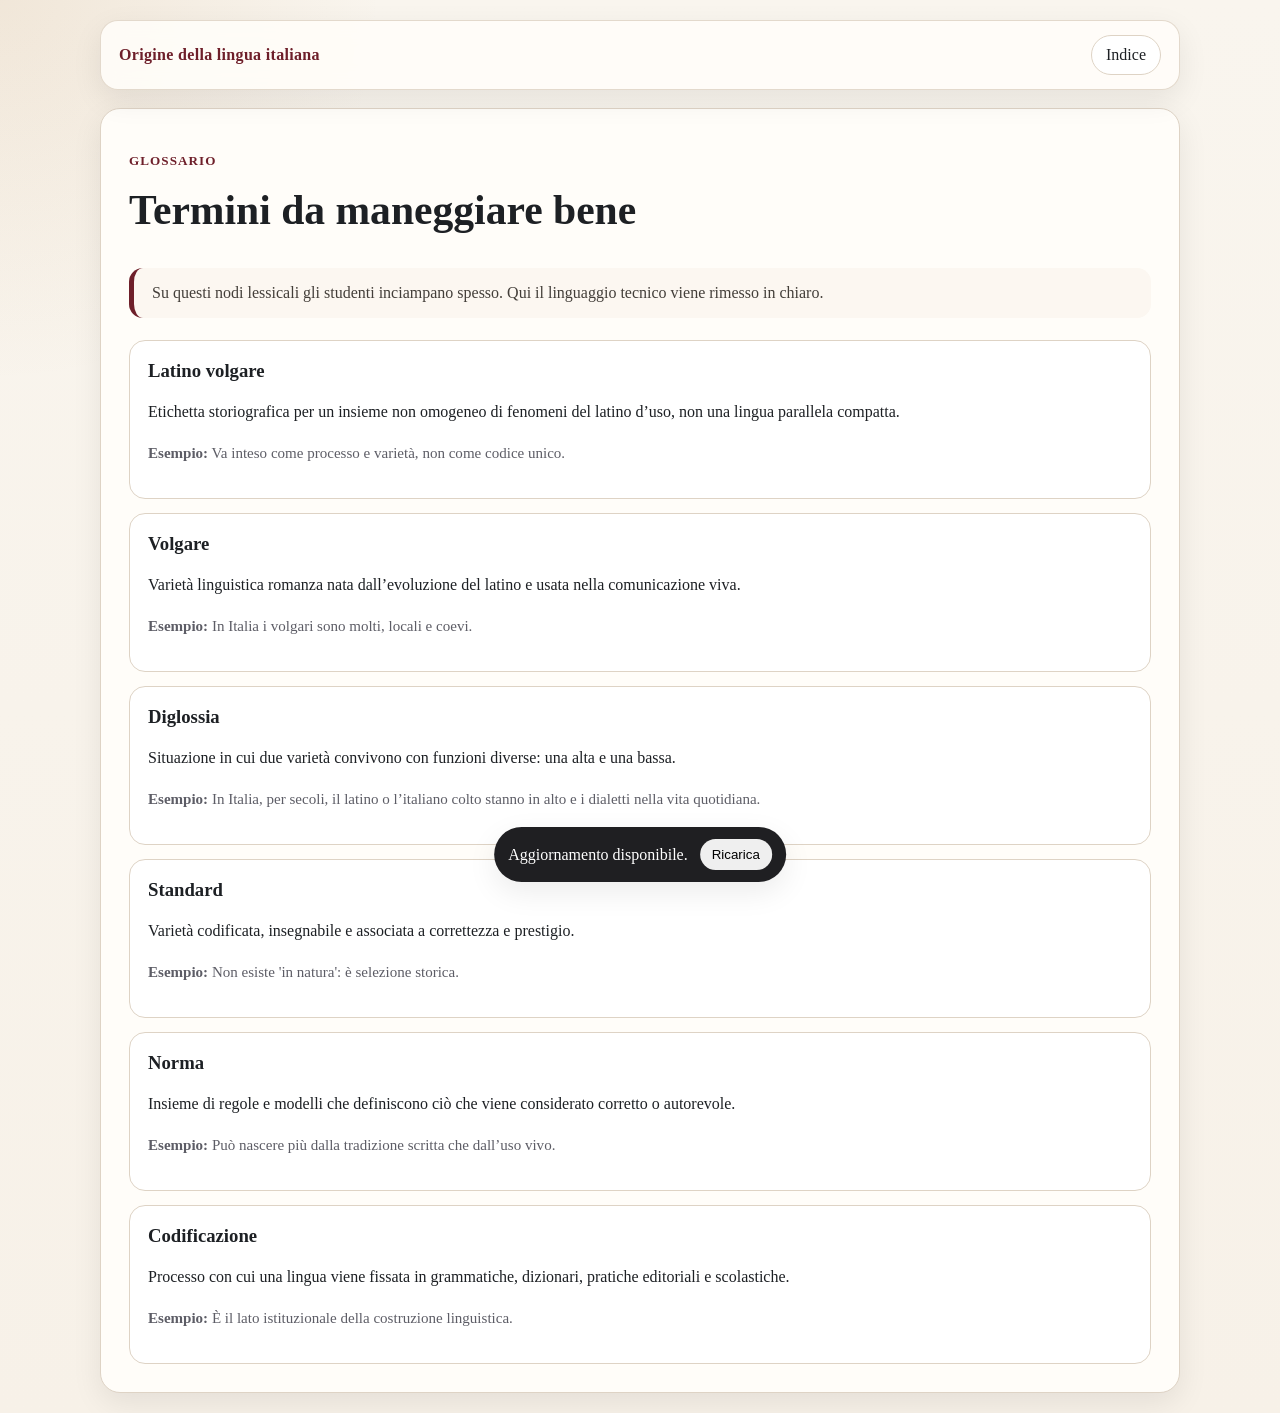
<file: pages/glossario.html>
<!DOCTYPE html>
<html lang="it">
<head>
  <meta charset="utf-8">
  <meta name="viewport" content="width=device-width, initial-scale=1, viewport-fit=cover">
  <title>Glossario · Origine della lingua italiana</title>
  <meta name="description" content="PWA didattica sull’origine della lingua italiana">
  <meta name="theme-color" content="#6e1f2a">
  <meta name="apple-mobile-web-app-capable" content="yes">
  <meta name="apple-mobile-web-app-status-bar-style" content="default">
  <meta name="apple-mobile-web-app-title" content="Origine lingua">
  <link rel="manifest" href="../manifest.json">
  <link rel="icon" href="../assets/icons/icon-192.png">
  <link rel="apple-touch-icon" href="../assets/icons/apple-touch-icon-180.png">
  <link rel="stylesheet" href="../assets/css/style.css">
  
  <script defer src="../assets/js/app.js"></script>
  <script defer src="../pwa.js"></script>
</head>
<body class="">
  <div class="site-shell">
    <header class="topbar">
      <a class="brand" href="../index.html">Origine della lingua italiana</a>
      <button class="menu-toggle" type="button" data-menu-toggle aria-expanded="false" aria-controls="side-menu">Indice</button>
    </header>
    <aside class="side-menu" id="side-menu">
      <nav>
        <a href="../index.html">Home</a>
        <a href="../pages/indice.html">Indice completo</a>
        <a href="../pages/mappa.html">Mappa concettuale</a>
        <a href="../pages/timeline.html">Timeline</a>
        <a href="../pages/glossario.html">Glossario</a>
        <a href="../pages/quiz.html">Quiz finale</a>
        <a href="../pages/fonti.html">Bibliografia</a>
      </nav>
    </aside>
    <main class="page">
      
<article class="article">
  <p class="kicker">Glossario</p>
  <h1>Termini da maneggiare bene</h1>
  <div class="summary">Su questi nodi lessicali gli studenti inciampano spesso. Qui il linguaggio tecnico viene rimesso in chiaro.</div>
  <section class="glossary-list"><div class="glossary-item"><h3>Latino volgare</h3><p>Etichetta storiografica per un insieme non omogeneo di fenomeni del latino d’uso, non una lingua parallela compatta.</p><p class="small"><strong>Esempio:</strong> Va inteso come processo e varietà, non come codice unico.</p></div><div class="glossary-item"><h3>Volgare</h3><p>Varietà linguistica romanza nata dall’evoluzione del latino e usata nella comunicazione viva.</p><p class="small"><strong>Esempio:</strong> In Italia i volgari sono molti, locali e coevi.</p></div><div class="glossary-item"><h3>Diglossia</h3><p>Situazione in cui due varietà convivono con funzioni diverse: una alta e una bassa.</p><p class="small"><strong>Esempio:</strong> In Italia, per secoli, il latino o l’italiano colto stanno in alto e i dialetti nella vita quotidiana.</p></div><div class="glossary-item"><h3>Standard</h3><p>Varietà codificata, insegnabile e associata a correttezza e prestigio.</p><p class="small"><strong>Esempio:</strong> Non esiste &#x27;in natura&#x27;: è selezione storica.</p></div><div class="glossary-item"><h3>Norma</h3><p>Insieme di regole e modelli che definiscono ciò che viene considerato corretto o autorevole.</p><p class="small"><strong>Esempio:</strong> Può nascere più dalla tradizione scritta che dall’uso vivo.</p></div><div class="glossary-item"><h3>Codificazione</h3><p>Processo con cui una lingua viene fissata in grammatiche, dizionari, pratiche editoriali e scolastiche.</p><p class="small"><strong>Esempio:</strong> È il lato istituzionale della costruzione linguistica.</p></div></section>
</article>

    </main>
  </div>
  <div class="update-toast" id="updateToast" hidden>
    <span>Aggiornamento disponibile.</span>
    <button id="reloadAppBtn" type="button">Ricarica</button>
  </div>
</body>
</html>
</file>
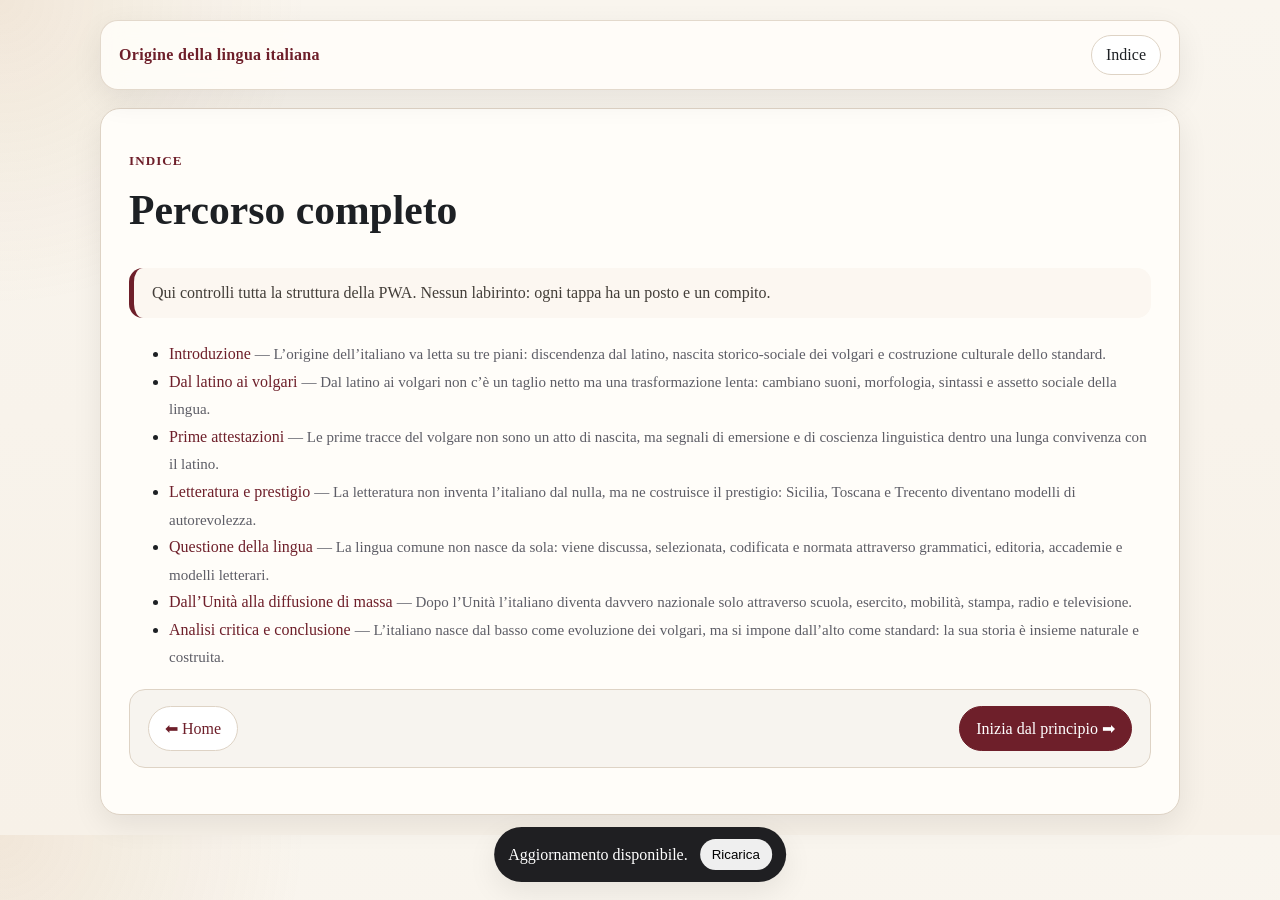
<file: pages/indice.html>
<!DOCTYPE html>
<html lang="it">
<head>
  <meta charset="utf-8">
  <meta name="viewport" content="width=device-width, initial-scale=1, viewport-fit=cover">
  <title>Indice · Origine della lingua italiana</title>
  <meta name="description" content="PWA didattica sull’origine della lingua italiana">
  <meta name="theme-color" content="#6e1f2a">
  <meta name="apple-mobile-web-app-capable" content="yes">
  <meta name="apple-mobile-web-app-status-bar-style" content="default">
  <meta name="apple-mobile-web-app-title" content="Origine lingua">
  <link rel="manifest" href="../manifest.json">
  <link rel="icon" href="../assets/icons/icon-192.png">
  <link rel="apple-touch-icon" href="../assets/icons/apple-touch-icon-180.png">
  <link rel="stylesheet" href="../assets/css/style.css">
  
  <script defer src="../assets/js/app.js"></script>
  <script defer src="../pwa.js"></script>
</head>
<body class="">
  <div class="site-shell">
    <header class="topbar">
      <a class="brand" href="../index.html">Origine della lingua italiana</a>
      <button class="menu-toggle" type="button" data-menu-toggle aria-expanded="false" aria-controls="side-menu">Indice</button>
    </header>
    <aside class="side-menu" id="side-menu">
      <nav>
        <a href="../index.html">Home</a>
        <a href="../pages/indice.html">Indice completo</a>
        <a href="../pages/mappa.html">Mappa concettuale</a>
        <a href="../pages/timeline.html">Timeline</a>
        <a href="../pages/glossario.html">Glossario</a>
        <a href="../pages/quiz.html">Quiz finale</a>
        <a href="../pages/fonti.html">Bibliografia</a>
      </nav>
    </aside>
    <main class="page">
      
<article class="article">
  <p class="kicker">Indice</p>
  <h1>Percorso completo</h1>
  <div class="summary">Qui controlli tutta la struttura della PWA. Nessun labirinto: ogni tappa ha un posto e un compito.</div>
  <ul><li><a href="introduzione.html">Introduzione</a> <span class="small">— L’origine dell’italiano va letta su tre piani: discendenza dal latino, nascita storico-sociale dei volgari e costruzione culturale dello standard.</span></li><li><a href="latino-volgari.html">Dal latino ai volgari</a> <span class="small">— Dal latino ai volgari non c’è un taglio netto ma una trasformazione lenta: cambiano suoni, morfologia, sintassi e assetto sociale della lingua.</span></li><li><a href="attestazioni.html">Prime attestazioni</a> <span class="small">— Le prime tracce del volgare non sono un atto di nascita, ma segnali di emersione e di coscienza linguistica dentro una lunga convivenza con il latino.</span></li><li><a href="prestigio.html">Letteratura e prestigio</a> <span class="small">— La letteratura non inventa l’italiano dal nulla, ma ne costruisce il prestigio: Sicilia, Toscana e Trecento diventano modelli di autorevolezza.</span></li><li><a href="questione.html">Questione della lingua</a> <span class="small">— La lingua comune non nasce da sola: viene discussa, selezionata, codificata e normata attraverso grammatici, editoria, accademie e modelli letterari.</span></li><li><a href="diffusione.html">Dall’Unità alla diffusione di massa</a> <span class="small">— Dopo l’Unità l’italiano diventa davvero nazionale solo attraverso scuola, esercito, mobilità, stampa, radio e televisione.</span></li><li><a href="conclusione.html">Analisi critica e conclusione</a> <span class="small">— L’italiano nasce dal basso come evoluzione dei volgari, ma si impone dall’alto come standard: la sua storia è insieme naturale e costruita.</span></li></ul>
  <div class="navbox"><a class="button secondary" href="../index.html">⬅ Home</a><a class="button" href="introduzione.html">Inizia dal principio ➡</a></div>
</article>

    </main>
  </div>
  <div class="update-toast" id="updateToast" hidden>
    <span>Aggiornamento disponibile.</span>
    <button id="reloadAppBtn" type="button">Ricarica</button>
  </div>
</body>
</html>
</file>
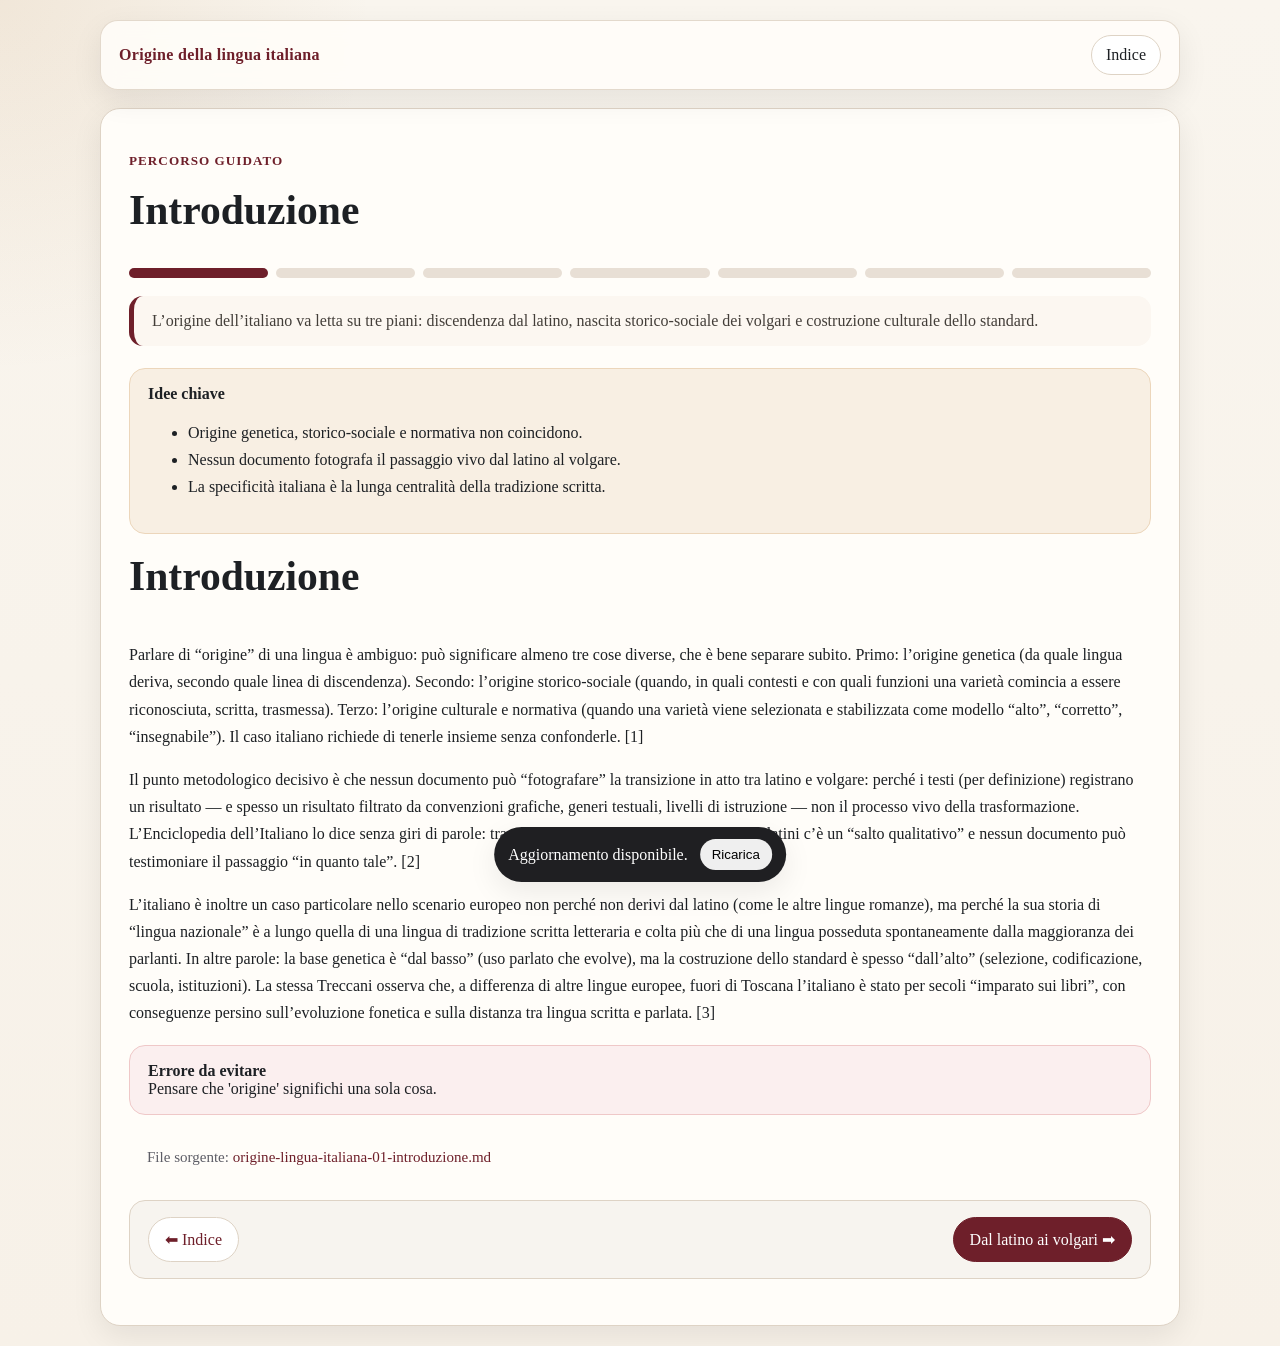
<file: pages/introduzione.html>
<!DOCTYPE html>
<html lang="it">
<head>
  <meta charset="utf-8">
  <meta name="viewport" content="width=device-width, initial-scale=1, viewport-fit=cover">
  <title>Introduzione · Origine della lingua italiana</title>
  <meta name="description" content="PWA didattica sull’origine della lingua italiana">
  <meta name="theme-color" content="#6e1f2a">
  <meta name="apple-mobile-web-app-capable" content="yes">
  <meta name="apple-mobile-web-app-status-bar-style" content="default">
  <meta name="apple-mobile-web-app-title" content="Origine lingua">
  <link rel="manifest" href="../manifest.json">
  <link rel="icon" href="../assets/icons/icon-192.png">
  <link rel="apple-touch-icon" href="../assets/icons/apple-touch-icon-180.png">
  <link rel="stylesheet" href="../assets/css/style.css">
  
  <script defer src="../assets/js/app.js"></script>
  <script defer src="../pwa.js"></script>
</head>
<body class="section-page">
  <div class="site-shell">
    <header class="topbar">
      <a class="brand" href="../index.html">Origine della lingua italiana</a>
      <button class="menu-toggle" type="button" data-menu-toggle aria-expanded="false" aria-controls="side-menu">Indice</button>
    </header>
    <aside class="side-menu" id="side-menu">
      <nav>
        <a href="../index.html">Home</a>
        <a href="../pages/indice.html">Indice completo</a>
        <a href="../pages/mappa.html">Mappa concettuale</a>
        <a href="../pages/timeline.html">Timeline</a>
        <a href="../pages/glossario.html">Glossario</a>
        <a href="../pages/quiz.html">Quiz finale</a>
        <a href="../pages/fonti.html">Bibliografia</a>
      </nav>
    </aside>
    <main class="page">
      
    <article class="article">
      <p class="kicker">Percorso guidato</p>
      <h1>Introduzione</h1>
      <div class="progress"><span class="active"></span><span class=""></span><span class=""></span><span class=""></span><span class=""></span><span class=""></span><span class=""></span></div>
      <div class="summary">L’origine dell’italiano va letta su tre piani: discendenza dal latino, nascita storico-sociale dei volgari e costruzione culturale dello standard.</div>
      <section class="keybox">
        <strong>Idee chiave</strong>
        <ul><li>Origine genetica, storico-sociale e normativa non coincidono.</li><li>Nessun documento fotografa il passaggio vivo dal latino al volgare.</li><li>La specificità italiana è la lunga centralità della tradizione scritta.</li></ul>
      </section>
      <section><h1>Introduzione</h1>
<p>Parlare di “origine” di una lingua è ambiguo: può significare almeno tre cose diverse, che è bene separare subito. Primo: l’origine genetica (da quale lingua deriva, secondo quale linea di discendenza). Secondo: l’origine storico-sociale (quando, in quali contesti e con quali funzioni una varietà comincia a essere riconosciuta, scritta, trasmessa). Terzo: l’origine culturale e normativa (quando una varietà viene selezionata e stabilizzata come modello “alto”, “corretto”, “insegnabile”). Il caso italiano richiede di tenerle insieme senza confonderle. [1]</p>
<p>Il punto metodologico decisivo è che nessun documento può “fotografare” la transizione in atto tra latino e volgare: perché i testi (per definizione) registrano un risultato — e spesso un risultato filtrato da convenzioni grafiche, generi testuali, livelli di istruzione — non il processo vivo della trasformazione. L’Enciclopedia dell’Italiano lo dice senza giri di parole: tra prime attestazioni volgari e testi ancora latini c’è un “salto qualitativo” e nessun documento può testimoniare il passaggio “in quanto tale”. [2]</p>
<p>L’italiano è inoltre un caso particolare nello scenario europeo non perché non derivi dal latino (come le altre lingue romanze), ma perché la sua storia di “lingua nazionale” è a lungo quella di una lingua di tradizione scritta letteraria e colta più che di una lingua posseduta spontaneamente dalla maggioranza dei parlanti. In altre parole: la base genetica è “dal basso” (uso parlato che evolve), ma la costruzione dello standard è spesso “dall’alto” (selezione, codificazione, scuola, istituzioni). La stessa Treccani osserva che, a differenza di altre lingue europee, fuori di Toscana l’italiano è stato per secoli “imparato sui libri”, con conseguenze persino sull’evoluzione fonetica e sulla distanza tra lingua scritta e parlata. [3]</p></section>
      <section class="errorbox"><strong>Errore da evitare</strong><br>Pensare che &#x27;origine&#x27; significhi una sola cosa.</section>
      <section class="sourcebox small">File sorgente: <a href="../content/origine-lingua-italiana-01-introduzione.md" download>origine-lingua-italiana-01-introduzione.md</a></section>
      <div class="navbox"><a class="button secondary" href="indice.html">⬅ Indice</a><a class="button" href="latino-volgari.html">Dal latino ai volgari ➡</a></div>
    </article>
    
    </main>
  </div>
  <div class="update-toast" id="updateToast" hidden>
    <span>Aggiornamento disponibile.</span>
    <button id="reloadAppBtn" type="button">Ricarica</button>
  </div>
</body>
</html>
</file>
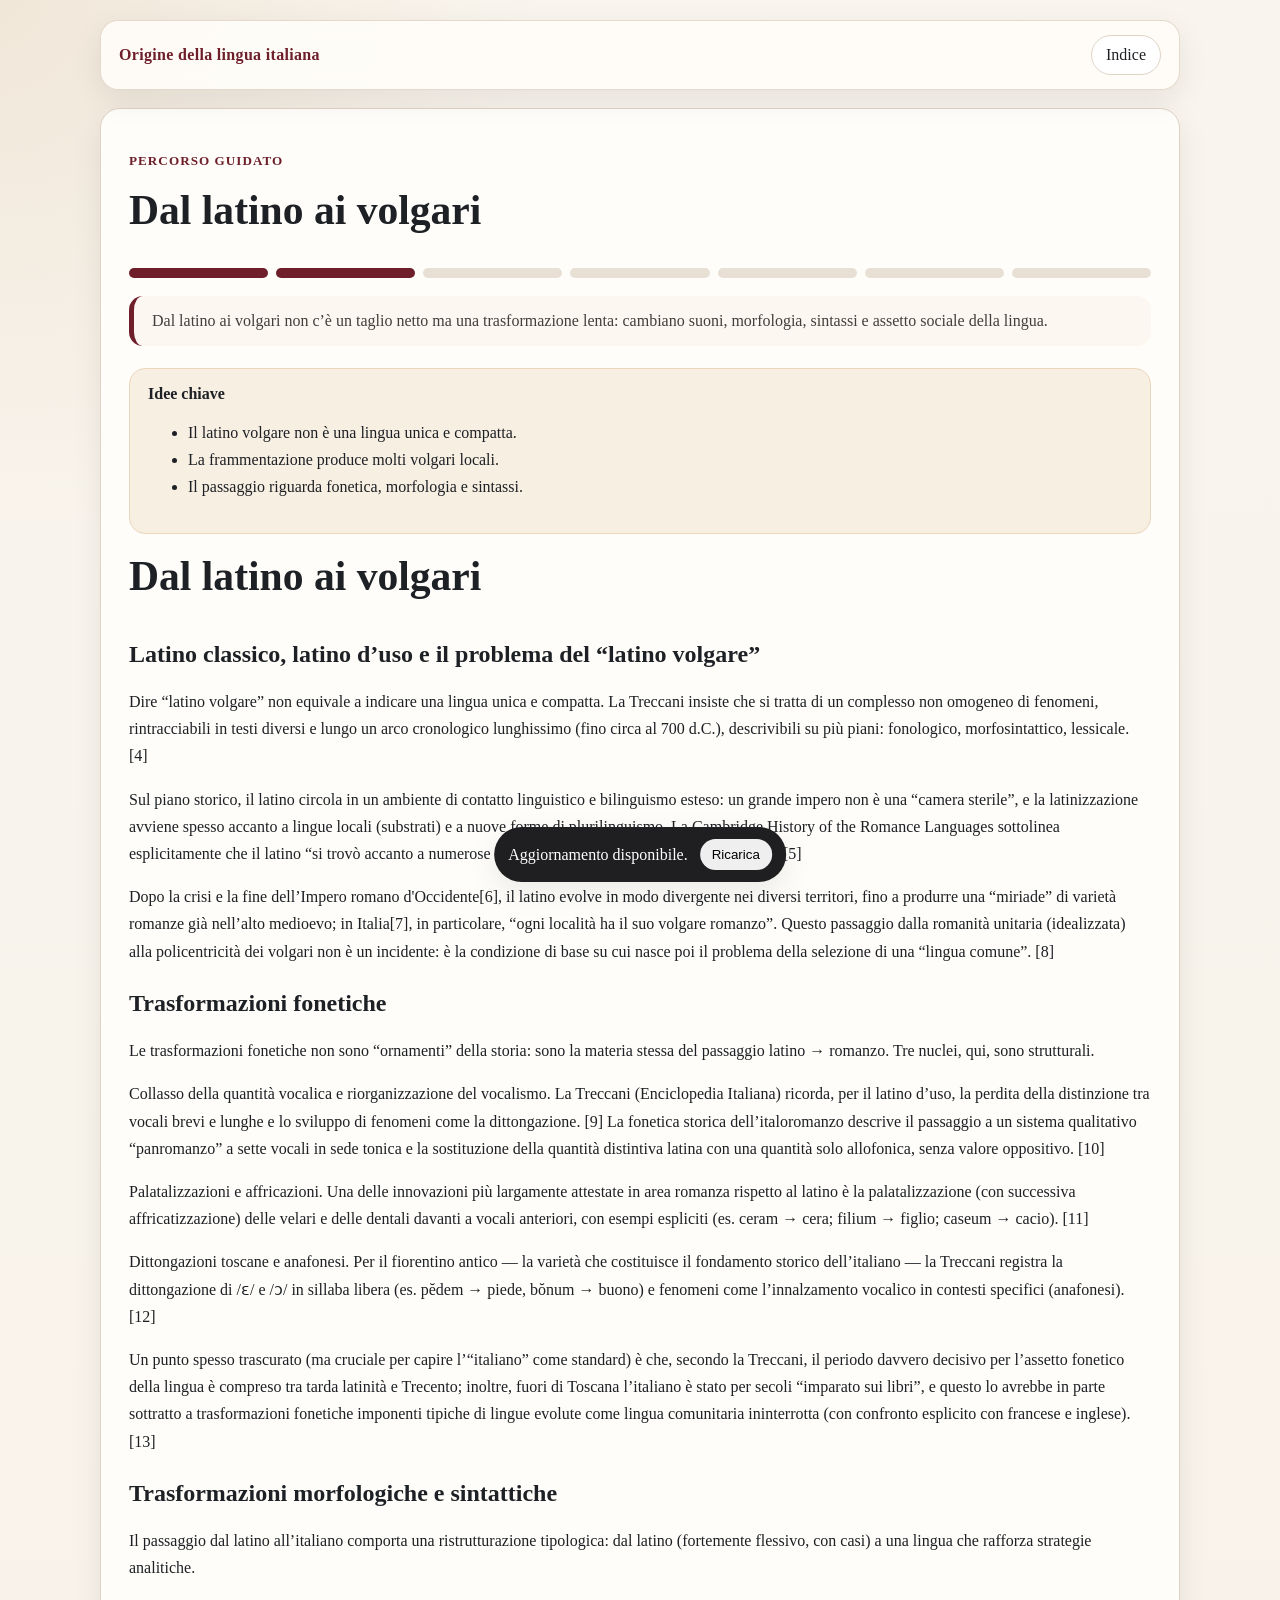
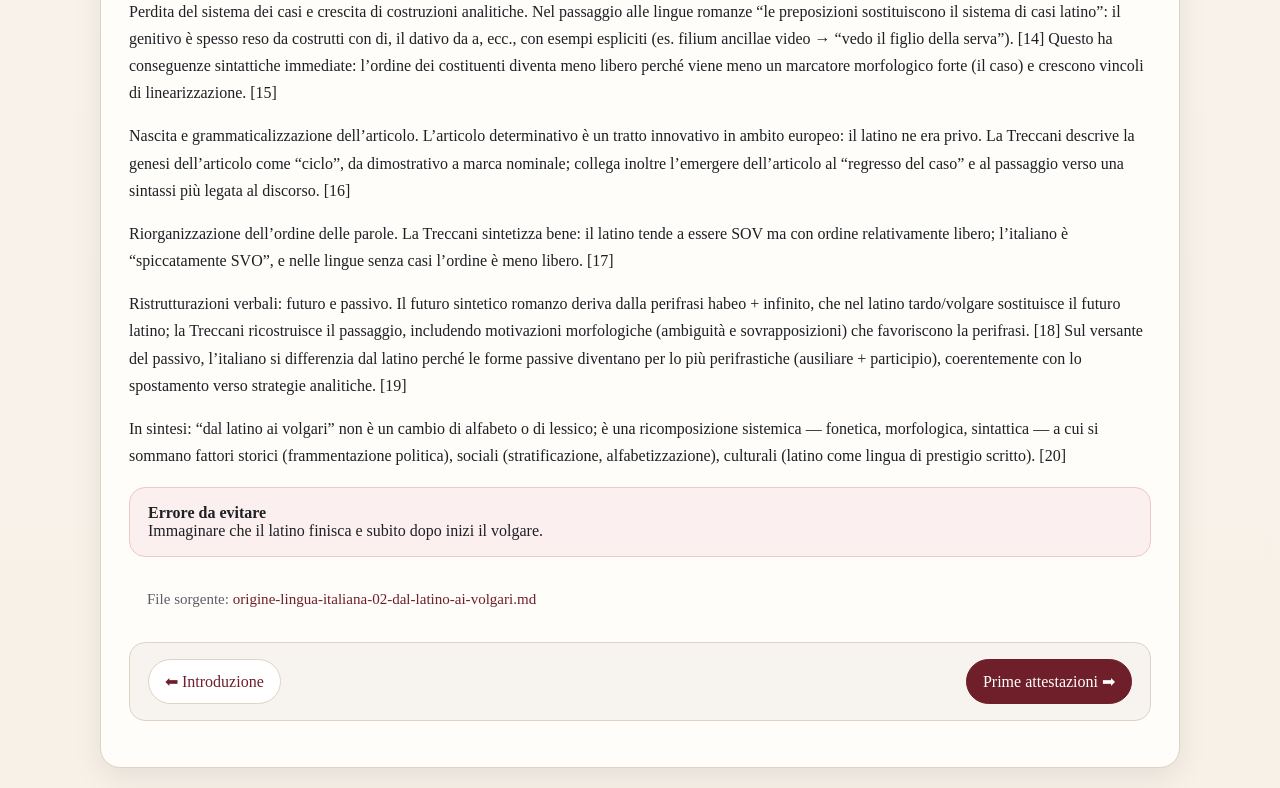
<file: pages/latino-volgari.html>
<!DOCTYPE html>
<html lang="it">
<head>
  <meta charset="utf-8">
  <meta name="viewport" content="width=device-width, initial-scale=1, viewport-fit=cover">
  <title>Dal latino ai volgari · Origine della lingua italiana</title>
  <meta name="description" content="PWA didattica sull’origine della lingua italiana">
  <meta name="theme-color" content="#6e1f2a">
  <meta name="apple-mobile-web-app-capable" content="yes">
  <meta name="apple-mobile-web-app-status-bar-style" content="default">
  <meta name="apple-mobile-web-app-title" content="Origine lingua">
  <link rel="manifest" href="../manifest.json">
  <link rel="icon" href="../assets/icons/icon-192.png">
  <link rel="apple-touch-icon" href="../assets/icons/apple-touch-icon-180.png">
  <link rel="stylesheet" href="../assets/css/style.css">
  
  <script defer src="../assets/js/app.js"></script>
  <script defer src="../pwa.js"></script>
</head>
<body class="section-page">
  <div class="site-shell">
    <header class="topbar">
      <a class="brand" href="../index.html">Origine della lingua italiana</a>
      <button class="menu-toggle" type="button" data-menu-toggle aria-expanded="false" aria-controls="side-menu">Indice</button>
    </header>
    <aside class="side-menu" id="side-menu">
      <nav>
        <a href="../index.html">Home</a>
        <a href="../pages/indice.html">Indice completo</a>
        <a href="../pages/mappa.html">Mappa concettuale</a>
        <a href="../pages/timeline.html">Timeline</a>
        <a href="../pages/glossario.html">Glossario</a>
        <a href="../pages/quiz.html">Quiz finale</a>
        <a href="../pages/fonti.html">Bibliografia</a>
      </nav>
    </aside>
    <main class="page">
      
    <article class="article">
      <p class="kicker">Percorso guidato</p>
      <h1>Dal latino ai volgari</h1>
      <div class="progress"><span class="active"></span><span class="active"></span><span class=""></span><span class=""></span><span class=""></span><span class=""></span><span class=""></span></div>
      <div class="summary">Dal latino ai volgari non c’è un taglio netto ma una trasformazione lenta: cambiano suoni, morfologia, sintassi e assetto sociale della lingua.</div>
      <section class="keybox">
        <strong>Idee chiave</strong>
        <ul><li>Il latino volgare non è una lingua unica e compatta.</li><li>La frammentazione produce molti volgari locali.</li><li>Il passaggio riguarda fonetica, morfologia e sintassi.</li></ul>
      </section>
      <section><h1>Dal latino ai volgari</h1>
<h2>Latino classico, latino d’uso e il problema del “latino volgare”</h2>
<p>Dire “latino volgare” non equivale a indicare una lingua unica e compatta. La Treccani insiste che si tratta di un complesso non omogeneo di fenomeni, rintracciabili in testi diversi e lungo un arco cronologico lunghissimo (fino circa al 700 d.C.), descrivibili su più piani: fonologico, morfosintattico, lessicale. [4]</p>
<p>Sul piano storico, il latino circola in un ambiente di contatto linguistico e bilinguismo esteso: un grande impero non è una “camera sterile”, e la latinizzazione avviene spesso accanto a lingue locali (substrati) e a nuove forme di plurilinguismo. La Cambridge History of the Romance Languages sottolinea esplicitamente che il latino “si trovò accanto a numerose lingue” e ciò produsse “bilinguismo esteso”. [5]</p>
<p>Dopo la crisi e la fine dell’Impero romano d&#x27;Occidente[6], il latino evolve in modo divergente nei diversi territori, fino a produrre una “miriade” di varietà romanze già nell’alto medioevo; in Italia[7], in particolare, “ogni località ha il suo volgare romanzo”. Questo passaggio dalla romanità unitaria (idealizzata) alla policentricità dei volgari non è un incidente: è la condizione di base su cui nasce poi il problema della selezione di una “lingua comune”. [8]</p>
<h2>Trasformazioni fonetiche</h2>
<p>Le trasformazioni fonetiche non sono “ornamenti” della storia: sono la materia stessa del passaggio latino → romanzo. Tre nuclei, qui, sono strutturali.</p>
<p>Collasso della quantità vocalica e riorganizzazione del vocalismo. La Treccani (Enciclopedia Italiana) ricorda, per il latino d’uso, la perdita della distinzione tra vocali brevi e lunghe e lo sviluppo di fenomeni come la dittongazione. [9] La fonetica storica dell’italoromanzo descrive il passaggio a un sistema qualitativo “panromanzo” a sette vocali in sede tonica e la sostituzione della quantità distintiva latina con una quantità solo allofonica, senza valore oppositivo. [10]</p>
<p>Palatalizzazioni e affricazioni. Una delle innovazioni più largamente attestate in area romanza rispetto al latino è la palatalizzazione (con successiva affricatizzazione) delle velari e delle dentali davanti a vocali anteriori, con esempi espliciti (es. ceram → cera; filium → figlio; caseum → cacio). [11]</p>
<p>Dittongazioni toscane e anafonesi. Per il fiorentino antico — la varietà che costituisce il fondamento storico dell’italiano — la Treccani registra la dittongazione di /ɛ/ e /ɔ/ in sillaba libera (es. pĕdem → piede, bŏnum → buono) e fenomeni come l’innalzamento vocalico in contesti specifici (anafonesi). [12]</p>
<p>Un punto spesso trascurato (ma cruciale per capire l’“italiano” come standard) è che, secondo la Treccani, il periodo davvero decisivo per l’assetto fonetico della lingua è compreso tra tarda latinità e Trecento; inoltre, fuori di Toscana l’italiano è stato per secoli “imparato sui libri”, e questo lo avrebbe in parte sottratto a trasformazioni fonetiche imponenti tipiche di lingue evolute come lingua comunitaria ininterrotta (con confronto esplicito con francese e inglese). [13]</p>
<h2>Trasformazioni morfologiche e sintattiche</h2>
<p>Il passaggio dal latino all’italiano comporta una ristrutturazione tipologica: dal latino (fortemente flessivo, con casi) a una lingua che rafforza strategie analitiche.</p>
<p>Perdita del sistema dei casi e crescita di costruzioni analitiche. Nel passaggio alle lingue romanze “le preposizioni sostituiscono il sistema di casi latino”: il genitivo è spesso reso da costrutti con di, il dativo da a, ecc., con esempi espliciti (es. filium ancillae video → “vedo il figlio della serva”). [14] Questo ha conseguenze sintattiche immediate: l’ordine dei costituenti diventa meno libero perché viene meno un marcatore morfologico forte (il caso) e crescono vincoli di linearizzazione. [15]</p>
<p>Nascita e grammaticalizzazione dell’articolo. L’articolo determinativo è un tratto innovativo in ambito europeo: il latino ne era privo. La Treccani descrive la genesi dell’articolo come “ciclo”, da dimostrativo a marca nominale; collega inoltre l’emergere dell’articolo al “regresso del caso” e al passaggio verso una sintassi più legata al discorso. [16]</p>
<p>Riorganizzazione dell’ordine delle parole. La Treccani sintetizza bene: il latino tende a essere SOV ma con ordine relativamente libero; l’italiano è “spiccatamente SVO”, e nelle lingue senza casi l’ordine è meno libero. [17]</p>
<p>Ristrutturazioni verbali: futuro e passivo. Il futuro sintetico romanzo deriva dalla perifrasi habeo + infinito, che nel latino tardo/volgare sostituisce il futuro latino; la Treccani ricostruisce il passaggio, includendo motivazioni morfologiche (ambiguità e sovrapposizioni) che favoriscono la perifrasi. [18] Sul versante del passivo, l’italiano si differenzia dal latino perché le forme passive diventano per lo più perifrastiche (ausiliare + participio), coerentemente con lo spostamento verso strategie analitiche. [19]</p>
<p>In sintesi: “dal latino ai volgari” non è un cambio di alfabeto o di lessico; è una ricomposizione sistemica — fonetica, morfologica, sintattica — a cui si sommano fattori storici (frammentazione politica), sociali (stratificazione, alfabetizzazione), culturali (latino come lingua di prestigio scritto). [20]</p></section>
      <section class="errorbox"><strong>Errore da evitare</strong><br>Immaginare che il latino finisca e subito dopo inizi il volgare.</section>
      <section class="sourcebox small">File sorgente: <a href="../content/origine-lingua-italiana-02-dal-latino-ai-volgari.md" download>origine-lingua-italiana-02-dal-latino-ai-volgari.md</a></section>
      <div class="navbox"><a class="button secondary" href="introduzione.html">⬅ Introduzione</a><a class="button" href="attestazioni.html">Prime attestazioni ➡</a></div>
    </article>
    
    </main>
  </div>
  <div class="update-toast" id="updateToast" hidden>
    <span>Aggiornamento disponibile.</span>
    <button id="reloadAppBtn" type="button">Ricarica</button>
  </div>
</body>
</html>
</file>
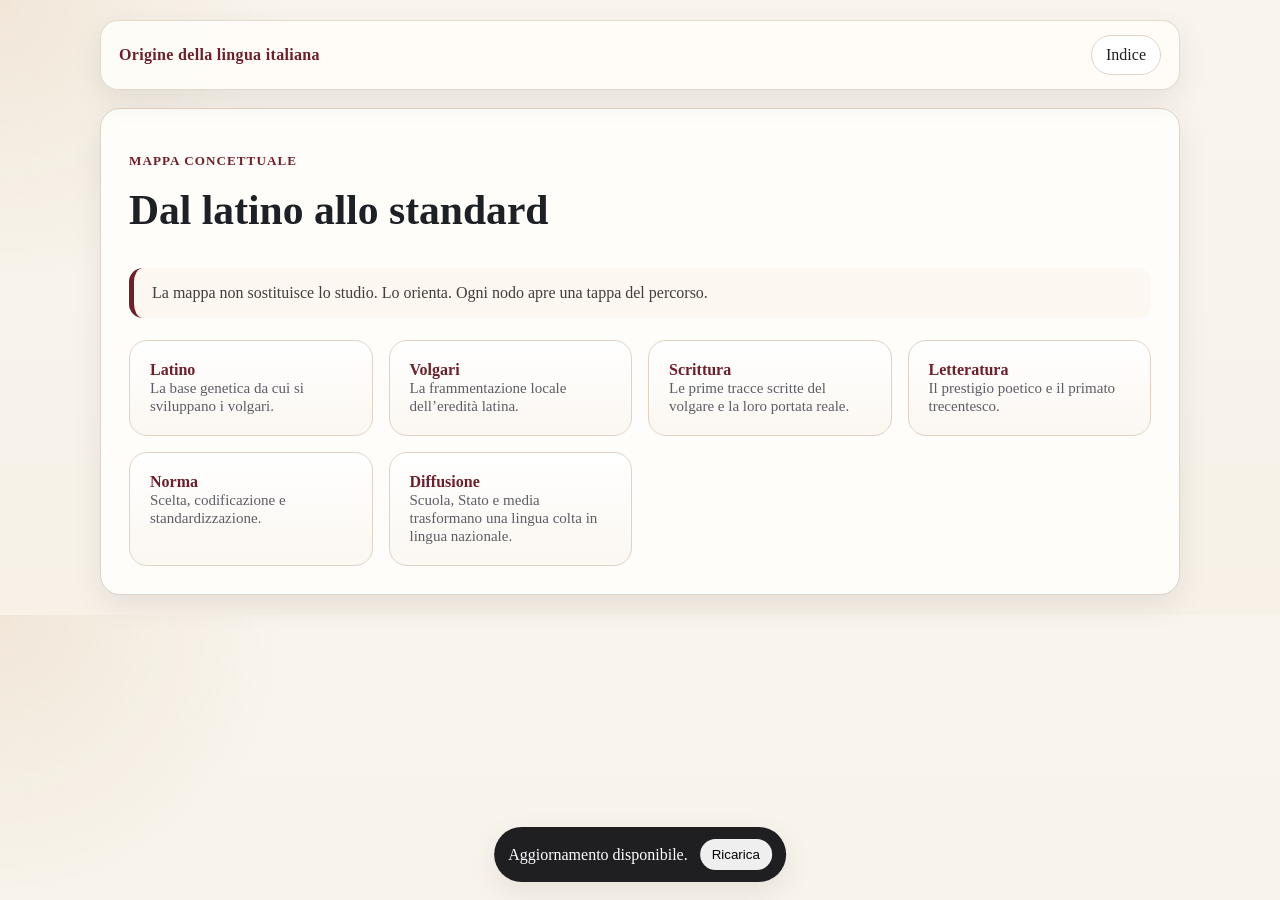
<file: pages/mappa.html>
<!DOCTYPE html>
<html lang="it">
<head>
  <meta charset="utf-8">
  <meta name="viewport" content="width=device-width, initial-scale=1, viewport-fit=cover">
  <title>Mappa concettuale · Origine della lingua italiana</title>
  <meta name="description" content="PWA didattica sull’origine della lingua italiana">
  <meta name="theme-color" content="#6e1f2a">
  <meta name="apple-mobile-web-app-capable" content="yes">
  <meta name="apple-mobile-web-app-status-bar-style" content="default">
  <meta name="apple-mobile-web-app-title" content="Origine lingua">
  <link rel="manifest" href="../manifest.json">
  <link rel="icon" href="../assets/icons/icon-192.png">
  <link rel="apple-touch-icon" href="../assets/icons/apple-touch-icon-180.png">
  <link rel="stylesheet" href="../assets/css/style.css">
  
  <script defer src="../assets/js/app.js"></script>
  <script defer src="../pwa.js"></script>
</head>
<body class="">
  <div class="site-shell">
    <header class="topbar">
      <a class="brand" href="../index.html">Origine della lingua italiana</a>
      <button class="menu-toggle" type="button" data-menu-toggle aria-expanded="false" aria-controls="side-menu">Indice</button>
    </header>
    <aside class="side-menu" id="side-menu">
      <nav>
        <a href="../index.html">Home</a>
        <a href="../pages/indice.html">Indice completo</a>
        <a href="../pages/mappa.html">Mappa concettuale</a>
        <a href="../pages/timeline.html">Timeline</a>
        <a href="../pages/glossario.html">Glossario</a>
        <a href="../pages/quiz.html">Quiz finale</a>
        <a href="../pages/fonti.html">Bibliografia</a>
      </nav>
    </aside>
    <main class="page">
      
<article class="article">
  <p class="kicker">Mappa concettuale</p>
  <h1>Dal latino allo standard</h1>
  <div class="summary">La mappa non sostituisce lo studio. Lo orienta. Ogni nodo apre una tappa del percorso.</div>
  <section class="map-grid">
    <a class="map-node" href="latino-volgari.html"><strong>Latino</strong><br><span class="small">La base genetica da cui si sviluppano i volgari.</span></a>
    <a class="map-node" href="latino-volgari.html"><strong>Volgari</strong><br><span class="small">La frammentazione locale dell’eredità latina.</span></a>
    <a class="map-node" href="attestazioni.html"><strong>Scrittura</strong><br><span class="small">Le prime tracce scritte del volgare e la loro portata reale.</span></a>
    <a class="map-node" href="prestigio.html"><strong>Letteratura</strong><br><span class="small">Il prestigio poetico e il primato trecentesco.</span></a>
    <a class="map-node" href="questione.html"><strong>Norma</strong><br><span class="small">Scelta, codificazione e standardizzazione.</span></a>
    <a class="map-node" href="diffusione.html"><strong>Diffusione</strong><br><span class="small">Scuola, Stato e media trasformano una lingua colta in lingua nazionale.</span></a>
  </section>
</article>

    </main>
  </div>
  <div class="update-toast" id="updateToast" hidden>
    <span>Aggiornamento disponibile.</span>
    <button id="reloadAppBtn" type="button">Ricarica</button>
  </div>
</body>
</html>
</file>
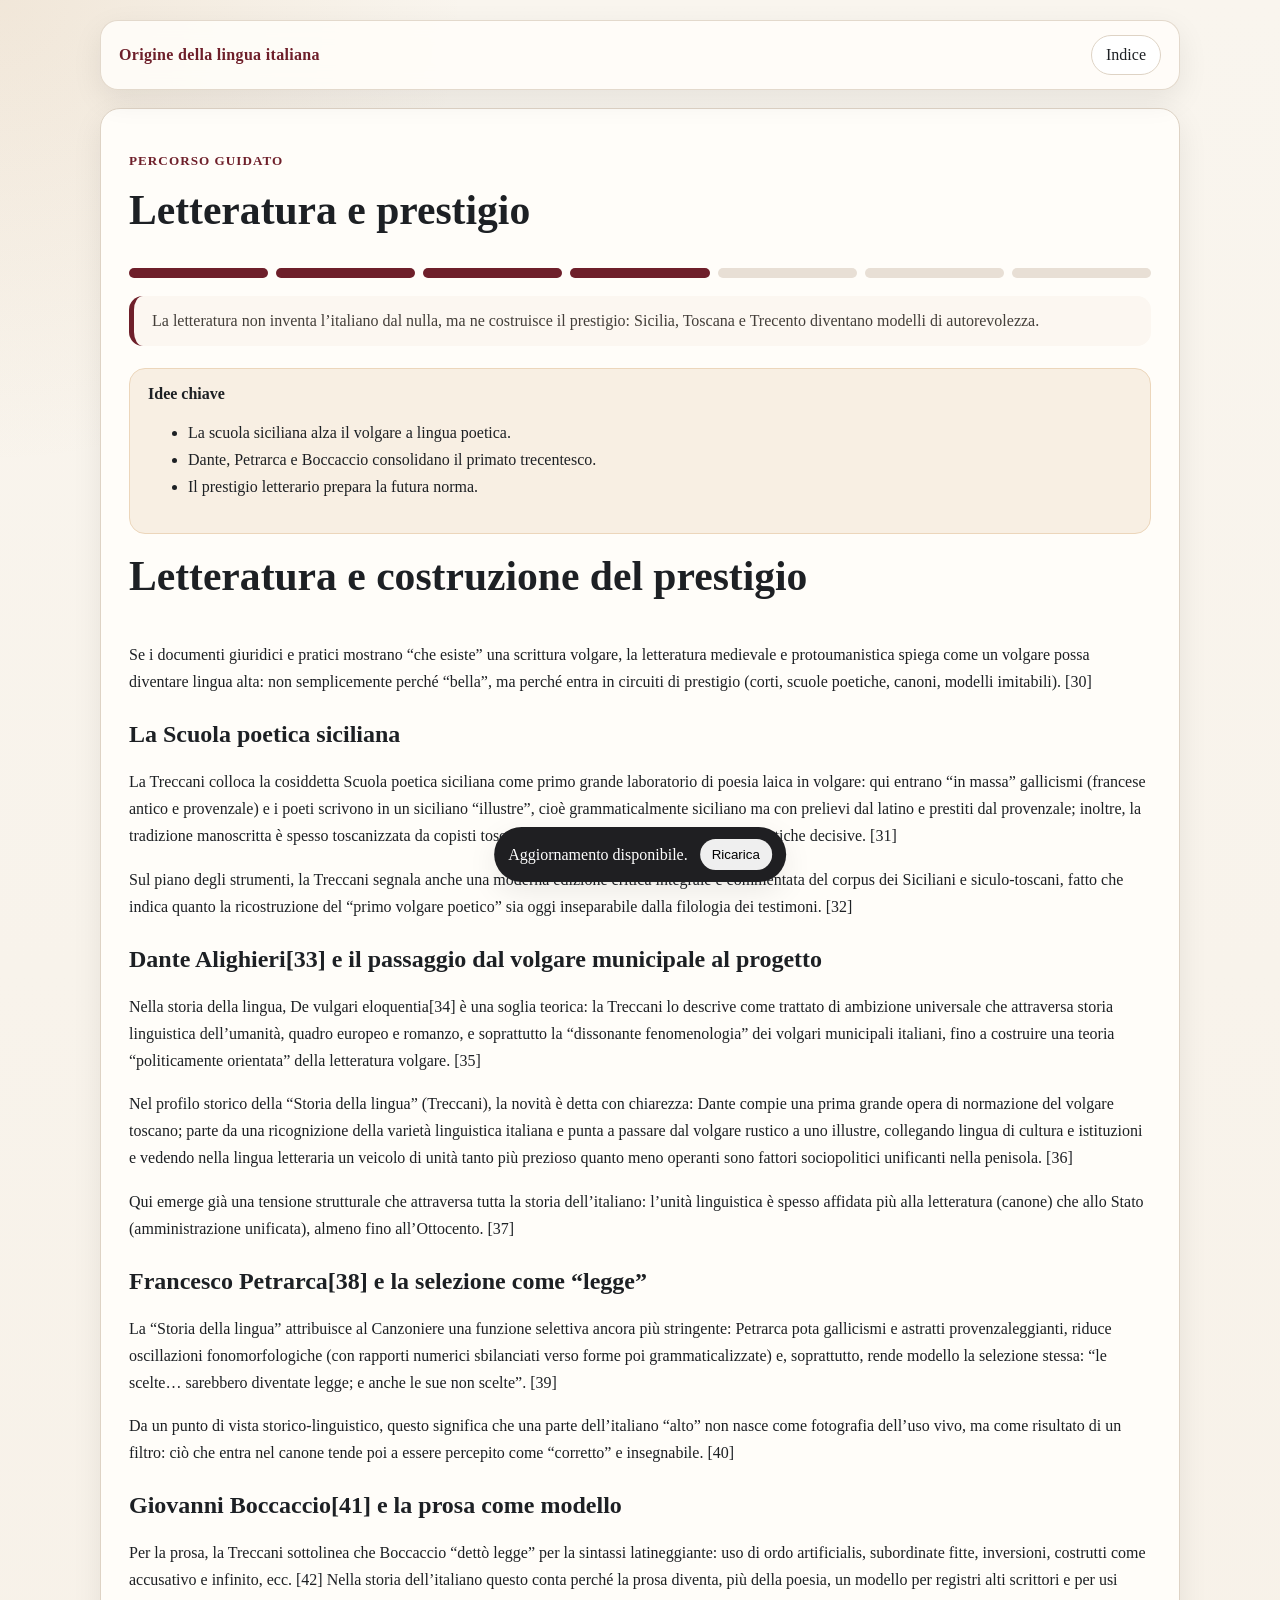
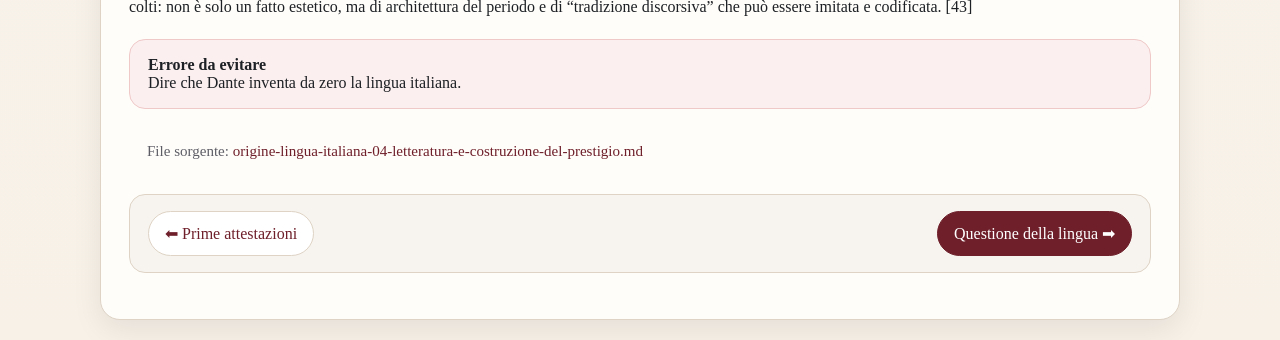
<file: pages/prestigio.html>
<!DOCTYPE html>
<html lang="it">
<head>
  <meta charset="utf-8">
  <meta name="viewport" content="width=device-width, initial-scale=1, viewport-fit=cover">
  <title>Letteratura e prestigio · Origine della lingua italiana</title>
  <meta name="description" content="PWA didattica sull’origine della lingua italiana">
  <meta name="theme-color" content="#6e1f2a">
  <meta name="apple-mobile-web-app-capable" content="yes">
  <meta name="apple-mobile-web-app-status-bar-style" content="default">
  <meta name="apple-mobile-web-app-title" content="Origine lingua">
  <link rel="manifest" href="../manifest.json">
  <link rel="icon" href="../assets/icons/icon-192.png">
  <link rel="apple-touch-icon" href="../assets/icons/apple-touch-icon-180.png">
  <link rel="stylesheet" href="../assets/css/style.css">
  
  <script defer src="../assets/js/app.js"></script>
  <script defer src="../pwa.js"></script>
</head>
<body class="section-page">
  <div class="site-shell">
    <header class="topbar">
      <a class="brand" href="../index.html">Origine della lingua italiana</a>
      <button class="menu-toggle" type="button" data-menu-toggle aria-expanded="false" aria-controls="side-menu">Indice</button>
    </header>
    <aside class="side-menu" id="side-menu">
      <nav>
        <a href="../index.html">Home</a>
        <a href="../pages/indice.html">Indice completo</a>
        <a href="../pages/mappa.html">Mappa concettuale</a>
        <a href="../pages/timeline.html">Timeline</a>
        <a href="../pages/glossario.html">Glossario</a>
        <a href="../pages/quiz.html">Quiz finale</a>
        <a href="../pages/fonti.html">Bibliografia</a>
      </nav>
    </aside>
    <main class="page">
      
    <article class="article">
      <p class="kicker">Percorso guidato</p>
      <h1>Letteratura e prestigio</h1>
      <div class="progress"><span class="active"></span><span class="active"></span><span class="active"></span><span class="active"></span><span class=""></span><span class=""></span><span class=""></span></div>
      <div class="summary">La letteratura non inventa l’italiano dal nulla, ma ne costruisce il prestigio: Sicilia, Toscana e Trecento diventano modelli di autorevolezza.</div>
      <section class="keybox">
        <strong>Idee chiave</strong>
        <ul><li>La scuola siciliana alza il volgare a lingua poetica.</li><li>Dante, Petrarca e Boccaccio consolidano il primato trecentesco.</li><li>Il prestigio letterario prepara la futura norma.</li></ul>
      </section>
      <section><h1>Letteratura e costruzione del prestigio</h1>
<p>Se i documenti giuridici e pratici mostrano “che esiste” una scrittura volgare, la letteratura medievale e protoumanistica spiega come un volgare possa diventare lingua alta: non semplicemente perché “bella”, ma perché entra in circuiti di prestigio (corti, scuole poetiche, canoni, modelli imitabili). [30]</p>
<h2>La Scuola poetica siciliana</h2>
<p>La Treccani colloca la cosiddetta Scuola poetica siciliana come primo grande laboratorio di poesia laica in volgare: qui entrano “in massa” gallicismi (francese antico e provenzale) e i poeti scrivono in un siciliano “illustre”, cioè grammaticalmente siciliano ma con prelievi dal latino e prestiti dal provenzale; inoltre, la tradizione manoscritta è spesso toscanizzata da copisti toscani, con conseguenze filologiche e linguistiche decisive. [31]</p>
<p>Sul piano degli strumenti, la Treccani segnala anche una moderna edizione critica integrale e commentata del corpus dei Siciliani e siculo-toscani, fatto che indica quanto la ricostruzione del “primo volgare poetico” sia oggi inseparabile dalla filologia dei testimoni. [32]</p>
<h2>Dante Alighieri[33] e il passaggio dal volgare municipale al progetto</h2>
<p>Nella storia della lingua, De vulgari eloquentia[34] è una soglia teorica: la Treccani lo descrive come trattato di ambizione universale che attraversa storia linguistica dell’umanità, quadro europeo e romanzo, e soprattutto la “dissonante fenomenologia” dei volgari municipali italiani, fino a costruire una teoria “politicamente orientata” della letteratura volgare. [35]</p>
<p>Nel profilo storico della “Storia della lingua” (Treccani), la novità è detta con chiarezza: Dante compie una prima grande opera di normazione del volgare toscano; parte da una ricognizione della varietà linguistica italiana e punta a passare dal volgare rustico a uno illustre, collegando lingua di cultura e istituzioni e vedendo nella lingua letteraria un veicolo di unità tanto più prezioso quanto meno operanti sono fattori sociopolitici unificanti nella penisola. [36]</p>
<p>Qui emerge già una tensione strutturale che attraversa tutta la storia dell’italiano: l’unità linguistica è spesso affidata più alla letteratura (canone) che allo Stato (amministrazione unificata), almeno fino all’Ottocento. [37]</p>
<h2>Francesco Petrarca[38] e la selezione come “legge”</h2>
<p>La “Storia della lingua” attribuisce al Canzoniere una funzione selettiva ancora più stringente: Petrarca pota gallicismi e astratti provenzaleggianti, riduce oscillazioni fonomorfologiche (con rapporti numerici sbilanciati verso forme poi grammaticalizzate) e, soprattutto, rende modello la selezione stessa: “le scelte… sarebbero diventate legge; e anche le sue non scelte”. [39]</p>
<p>Da un punto di vista storico-linguistico, questo significa che una parte dell’italiano “alto” non nasce come fotografia dell’uso vivo, ma come risultato di un filtro: ciò che entra nel canone tende poi a essere percepito come “corretto” e insegnabile. [40]</p>
<h2>Giovanni Boccaccio[41] e la prosa come modello</h2>
<p>Per la prosa, la Treccani sottolinea che Boccaccio “dettò legge” per la sintassi latineggiante: uso di ordo artificialis, subordinate fitte, inversioni, costrutti come accusativo e infinito, ecc. [42] Nella storia dell’italiano questo conta perché la prosa diventa, più della poesia, un modello per registri alti scrittori e per usi colti: non è solo un fatto estetico, ma di architettura del periodo e di “tradizione discorsiva” che può essere imitata e codificata. [43]</p></section>
      <section class="errorbox"><strong>Errore da evitare</strong><br>Dire che Dante inventa da zero la lingua italiana.</section>
      <section class="sourcebox small">File sorgente: <a href="../content/origine-lingua-italiana-04-letteratura-e-costruzione-del-prestigio.md" download>origine-lingua-italiana-04-letteratura-e-costruzione-del-prestigio.md</a></section>
      <div class="navbox"><a class="button secondary" href="attestazioni.html">⬅ Prime attestazioni</a><a class="button" href="questione.html">Questione della lingua ➡</a></div>
    </article>
    
    </main>
  </div>
  <div class="update-toast" id="updateToast" hidden>
    <span>Aggiornamento disponibile.</span>
    <button id="reloadAppBtn" type="button">Ricarica</button>
  </div>
</body>
</html>
</file>
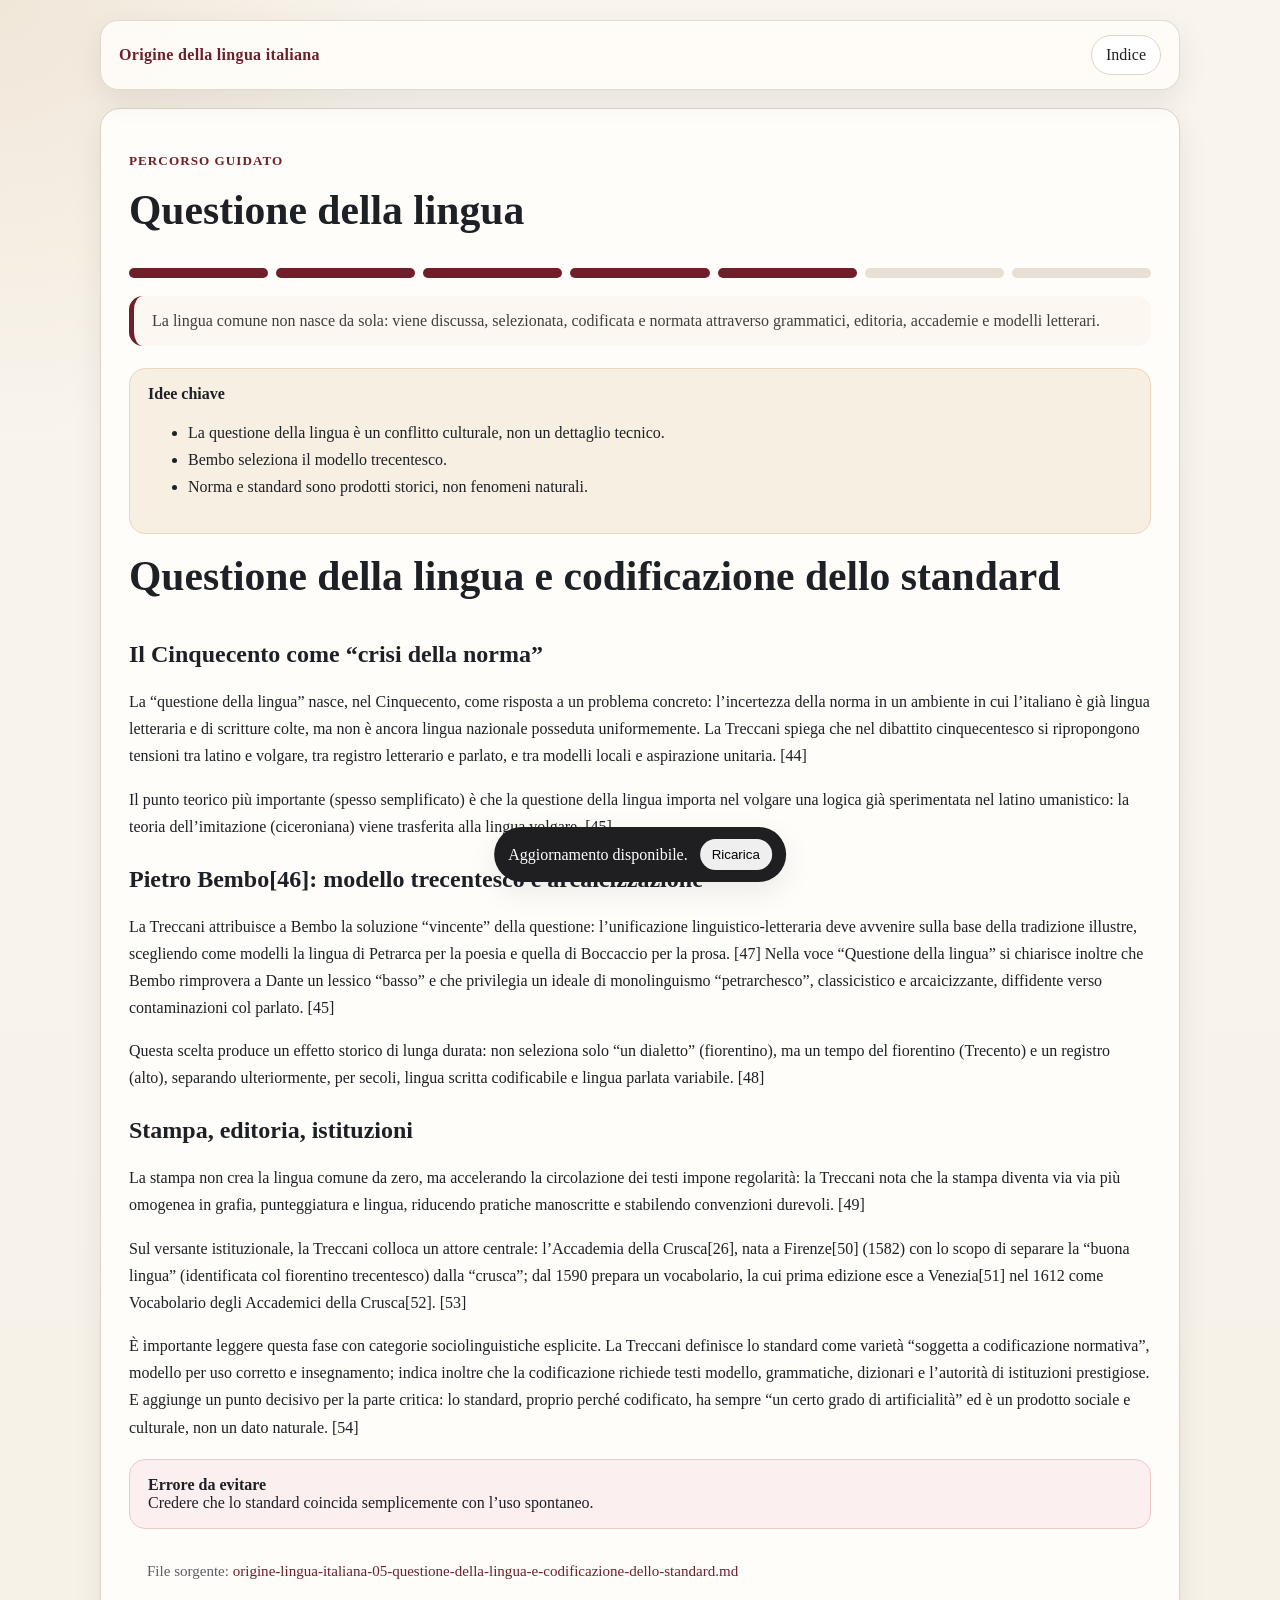
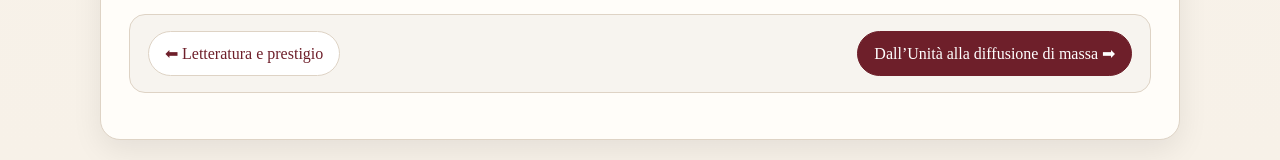
<file: pages/questione.html>
<!DOCTYPE html>
<html lang="it">
<head>
  <meta charset="utf-8">
  <meta name="viewport" content="width=device-width, initial-scale=1, viewport-fit=cover">
  <title>Questione della lingua · Origine della lingua italiana</title>
  <meta name="description" content="PWA didattica sull’origine della lingua italiana">
  <meta name="theme-color" content="#6e1f2a">
  <meta name="apple-mobile-web-app-capable" content="yes">
  <meta name="apple-mobile-web-app-status-bar-style" content="default">
  <meta name="apple-mobile-web-app-title" content="Origine lingua">
  <link rel="manifest" href="../manifest.json">
  <link rel="icon" href="../assets/icons/icon-192.png">
  <link rel="apple-touch-icon" href="../assets/icons/apple-touch-icon-180.png">
  <link rel="stylesheet" href="../assets/css/style.css">
  
  <script defer src="../assets/js/app.js"></script>
  <script defer src="../pwa.js"></script>
</head>
<body class="section-page">
  <div class="site-shell">
    <header class="topbar">
      <a class="brand" href="../index.html">Origine della lingua italiana</a>
      <button class="menu-toggle" type="button" data-menu-toggle aria-expanded="false" aria-controls="side-menu">Indice</button>
    </header>
    <aside class="side-menu" id="side-menu">
      <nav>
        <a href="../index.html">Home</a>
        <a href="../pages/indice.html">Indice completo</a>
        <a href="../pages/mappa.html">Mappa concettuale</a>
        <a href="../pages/timeline.html">Timeline</a>
        <a href="../pages/glossario.html">Glossario</a>
        <a href="../pages/quiz.html">Quiz finale</a>
        <a href="../pages/fonti.html">Bibliografia</a>
      </nav>
    </aside>
    <main class="page">
      
    <article class="article">
      <p class="kicker">Percorso guidato</p>
      <h1>Questione della lingua</h1>
      <div class="progress"><span class="active"></span><span class="active"></span><span class="active"></span><span class="active"></span><span class="active"></span><span class=""></span><span class=""></span></div>
      <div class="summary">La lingua comune non nasce da sola: viene discussa, selezionata, codificata e normata attraverso grammatici, editoria, accademie e modelli letterari.</div>
      <section class="keybox">
        <strong>Idee chiave</strong>
        <ul><li>La questione della lingua è un conflitto culturale, non un dettaglio tecnico.</li><li>Bembo seleziona il modello trecentesco.</li><li>Norma e standard sono prodotti storici, non fenomeni naturali.</li></ul>
      </section>
      <section><h1>Questione della lingua e codificazione dello standard</h1>
<h2>Il Cinquecento come “crisi della norma”</h2>
<p>La “questione della lingua” nasce, nel Cinquecento, come risposta a un problema concreto: l’incertezza della norma in un ambiente in cui l’italiano è già lingua letteraria e di scritture colte, ma non è ancora lingua nazionale posseduta uniformemente. La Treccani spiega che nel dibattito cinquecentesco si ripropongono tensioni tra latino e volgare, tra registro letterario e parlato, e tra modelli locali e aspirazione unitaria. [44]</p>
<p>Il punto teorico più importante (spesso semplificato) è che la questione della lingua importa nel volgare una logica già sperimentata nel latino umanistico: la teoria dell’imitazione (ciceroniana) viene trasferita alla lingua volgare. [45]</p>
<h2>Pietro Bembo[46]: modello trecentesco e arcaicizzazione</h2>
<p>La Treccani attribuisce a Bembo la soluzione “vincente” della questione: l’unificazione linguistico-letteraria deve avvenire sulla base della tradizione illustre, scegliendo come modelli la lingua di Petrarca per la poesia e quella di Boccaccio per la prosa. [47] Nella voce “Questione della lingua” si chiarisce inoltre che Bembo rimprovera a Dante un lessico “basso” e che privilegia un ideale di monolinguismo “petrarchesco”, classicistico e arcaicizzante, diffidente verso contaminazioni col parlato. [45]</p>
<p>Questa scelta produce un effetto storico di lunga durata: non seleziona solo “un dialetto” (fiorentino), ma un tempo del fiorentino (Trecento) e un registro (alto), separando ulteriormente, per secoli, lingua scritta codificabile e lingua parlata variabile. [48]</p>
<h2>Stampa, editoria, istituzioni</h2>
<p>La stampa non crea la lingua comune da zero, ma accelerando la circolazione dei testi impone regolarità: la Treccani nota che la stampa diventa via via più omogenea in grafia, punteggiatura e lingua, riducendo pratiche manoscritte e stabilendo convenzioni durevoli. [49]</p>
<p>Sul versante istituzionale, la Treccani colloca un attore centrale: l’Accademia della Crusca[26], nata a Firenze[50] (1582) con lo scopo di separare la “buona lingua” (identificata col fiorentino trecentesco) dalla “crusca”; dal 1590 prepara un vocabolario, la cui prima edizione esce a Venezia[51] nel 1612 come Vocabolario degli Accademici della Crusca[52]. [53]</p>
<p>È importante leggere questa fase con categorie sociolinguistiche esplicite. La Treccani definisce lo standard come varietà “soggetta a codificazione normativa”, modello per uso corretto e insegnamento; indica inoltre che la codificazione richiede testi modello, grammatiche, dizionari e l’autorità di istituzioni prestigiose. E aggiunge un punto decisivo per la parte critica: lo standard, proprio perché codificato, ha sempre “un certo grado di artificialità” ed è un prodotto sociale e culturale, non un dato naturale. [54]</p></section>
      <section class="errorbox"><strong>Errore da evitare</strong><br>Credere che lo standard coincida semplicemente con l’uso spontaneo.</section>
      <section class="sourcebox small">File sorgente: <a href="../content/origine-lingua-italiana-05-questione-della-lingua-e-codificazione-dello-standard.md" download>origine-lingua-italiana-05-questione-della-lingua-e-codificazione-dello-standard.md</a></section>
      <div class="navbox"><a class="button secondary" href="prestigio.html">⬅ Letteratura e prestigio</a><a class="button" href="diffusione.html">Dall’Unità alla diffusione di massa ➡</a></div>
    </article>
    
    </main>
  </div>
  <div class="update-toast" id="updateToast" hidden>
    <span>Aggiornamento disponibile.</span>
    <button id="reloadAppBtn" type="button">Ricarica</button>
  </div>
</body>
</html>
</file>
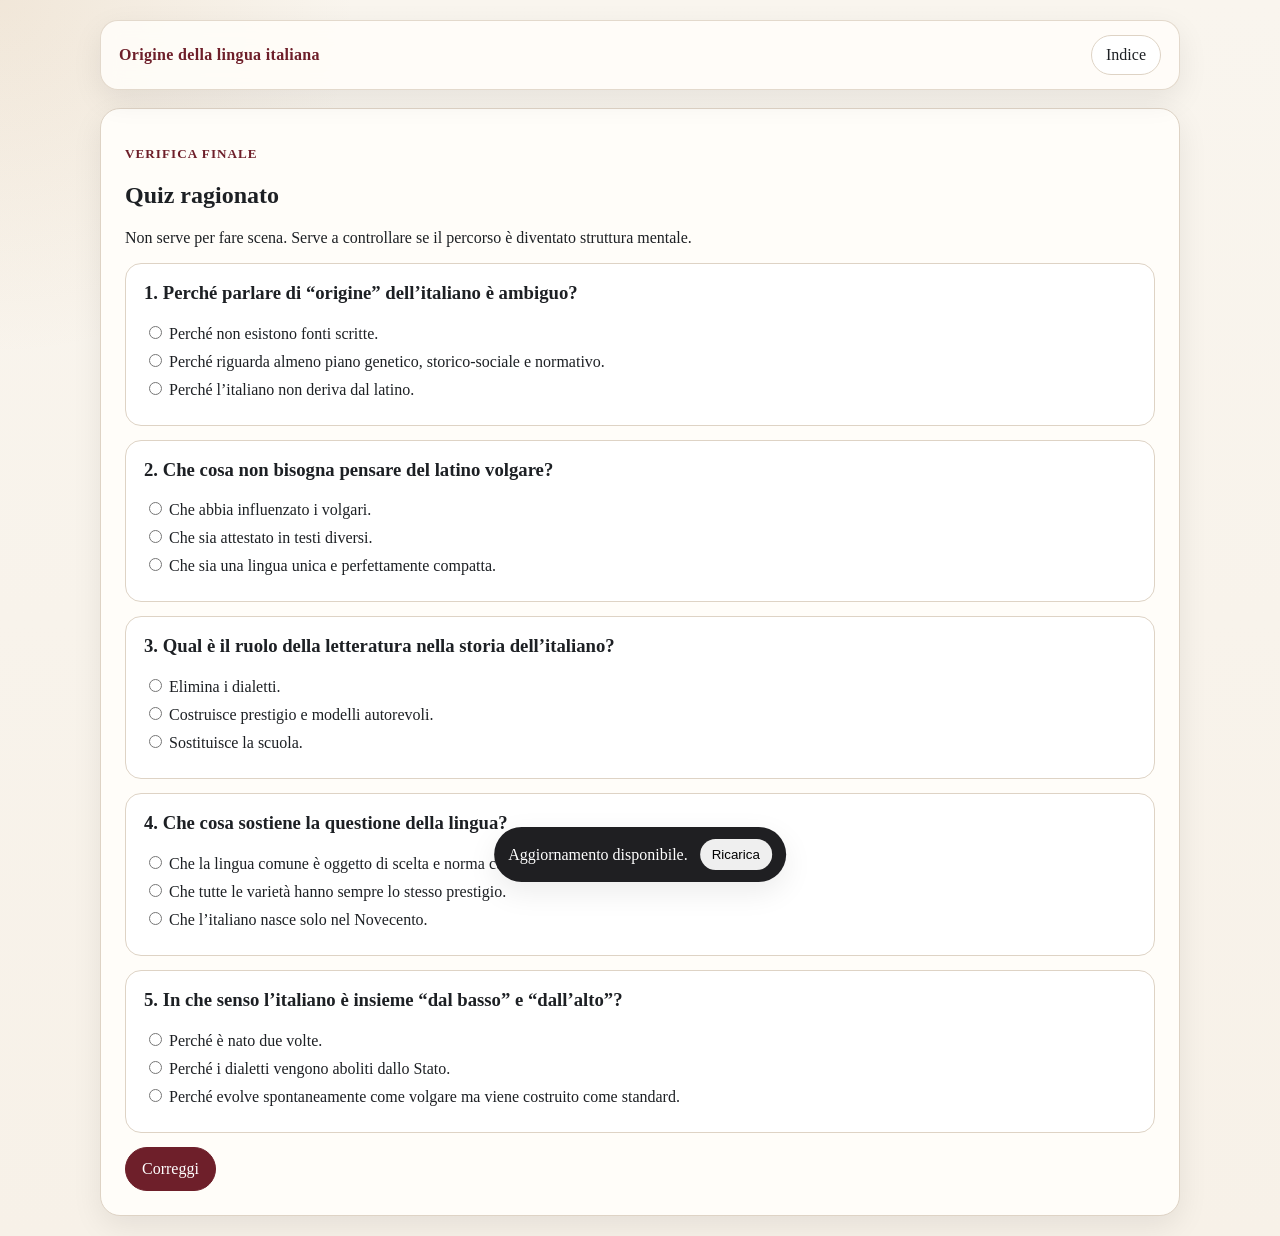
<file: pages/quiz.html>
<!DOCTYPE html>
<html lang="it">
<head>
  <meta charset="utf-8">
  <meta name="viewport" content="width=device-width, initial-scale=1, viewport-fit=cover">
  <title>Quiz finale · Origine della lingua italiana</title>
  <meta name="description" content="PWA didattica sull’origine della lingua italiana">
  <meta name="theme-color" content="#6e1f2a">
  <meta name="apple-mobile-web-app-capable" content="yes">
  <meta name="apple-mobile-web-app-status-bar-style" content="default">
  <meta name="apple-mobile-web-app-title" content="Origine lingua">
  <link rel="manifest" href="../manifest.json">
  <link rel="icon" href="../assets/icons/icon-192.png">
  <link rel="apple-touch-icon" href="../assets/icons/apple-touch-icon-180.png">
  <link rel="stylesheet" href="../assets/css/style.css">
  
  <script defer src="../assets/js/app.js"></script>
  <script defer src="../pwa.js"></script>
</head>
<body class="">
  <div class="site-shell">
    <header class="topbar">
      <a class="brand" href="../index.html">Origine della lingua italiana</a>
      <button class="menu-toggle" type="button" data-menu-toggle aria-expanded="false" aria-controls="side-menu">Indice</button>
    </header>
    <aside class="side-menu" id="side-menu">
      <nav>
        <a href="../index.html">Home</a>
        <a href="../pages/indice.html">Indice completo</a>
        <a href="../pages/mappa.html">Mappa concettuale</a>
        <a href="../pages/timeline.html">Timeline</a>
        <a href="../pages/glossario.html">Glossario</a>
        <a href="../pages/quiz.html">Quiz finale</a>
        <a href="../pages/fonti.html">Bibliografia</a>
      </nav>
    </aside>
    <main class="page">
      
<section class="quiz-card">
  <p class="kicker">Verifica finale</p>
  <h1>Quiz ragionato</h1>
  <p class="summary">Non serve per fare scena. Serve a controllare se il percorso è diventato struttura mentale.</p>
  <form id="quizForm">
    <div class="question">
      <h3>1. Perché parlare di “origine” dell’italiano è ambiguo?</h3>
      <label><input type="radio" name="q1" value="a"> Perché non esistono fonti scritte.</label>
      <label><input type="radio" name="q1" value="b"> Perché riguarda almeno piano genetico, storico-sociale e normativo.</label>
      <label><input type="radio" name="q1" value="c"> Perché l’italiano non deriva dal latino.</label>
    </div>
    <div class="question">
      <h3>2. Che cosa non bisogna pensare del latino volgare?</h3>
      <label><input type="radio" name="q2" value="a"> Che abbia influenzato i volgari.</label>
      <label><input type="radio" name="q2" value="b"> Che sia attestato in testi diversi.</label>
      <label><input type="radio" name="q2" value="c"> Che sia una lingua unica e perfettamente compatta.</label>
    </div>
    <div class="question">
      <h3>3. Qual è il ruolo della letteratura nella storia dell’italiano?</h3>
      <label><input type="radio" name="q3" value="a"> Elimina i dialetti.</label>
      <label><input type="radio" name="q3" value="b"> Costruisce prestigio e modelli autorevoli.</label>
      <label><input type="radio" name="q3" value="c"> Sostituisce la scuola.</label>
    </div>
    <div class="question">
      <h3>4. Che cosa sostiene la questione della lingua?</h3>
      <label><input type="radio" name="q4" value="a"> Che la lingua comune è oggetto di scelta e norma culturale.</label>
      <label><input type="radio" name="q4" value="b"> Che tutte le varietà hanno sempre lo stesso prestigio.</label>
      <label><input type="radio" name="q4" value="c"> Che l’italiano nasce solo nel Novecento.</label>
    </div>
    <div class="question">
      <h3>5. In che senso l’italiano è insieme “dal basso” e “dall’alto”?</h3>
      <label><input type="radio" name="q5" value="a"> Perché è nato due volte.</label>
      <label><input type="radio" name="q5" value="b"> Perché i dialetti vengono aboliti dallo Stato.</label>
      <label><input type="radio" name="q5" value="c"> Perché evolve spontaneamente come volgare ma viene costruito come standard.</label>
    </div>
    <button class="button" type="submit">Correggi</button>
  </form>
  <div id="quizResult" class="quiz-result" hidden></div>
</section>

    </main>
  </div>
  <div class="update-toast" id="updateToast" hidden>
    <span>Aggiornamento disponibile.</span>
    <button id="reloadAppBtn" type="button">Ricarica</button>
  </div>
</body>
</html>
</file>
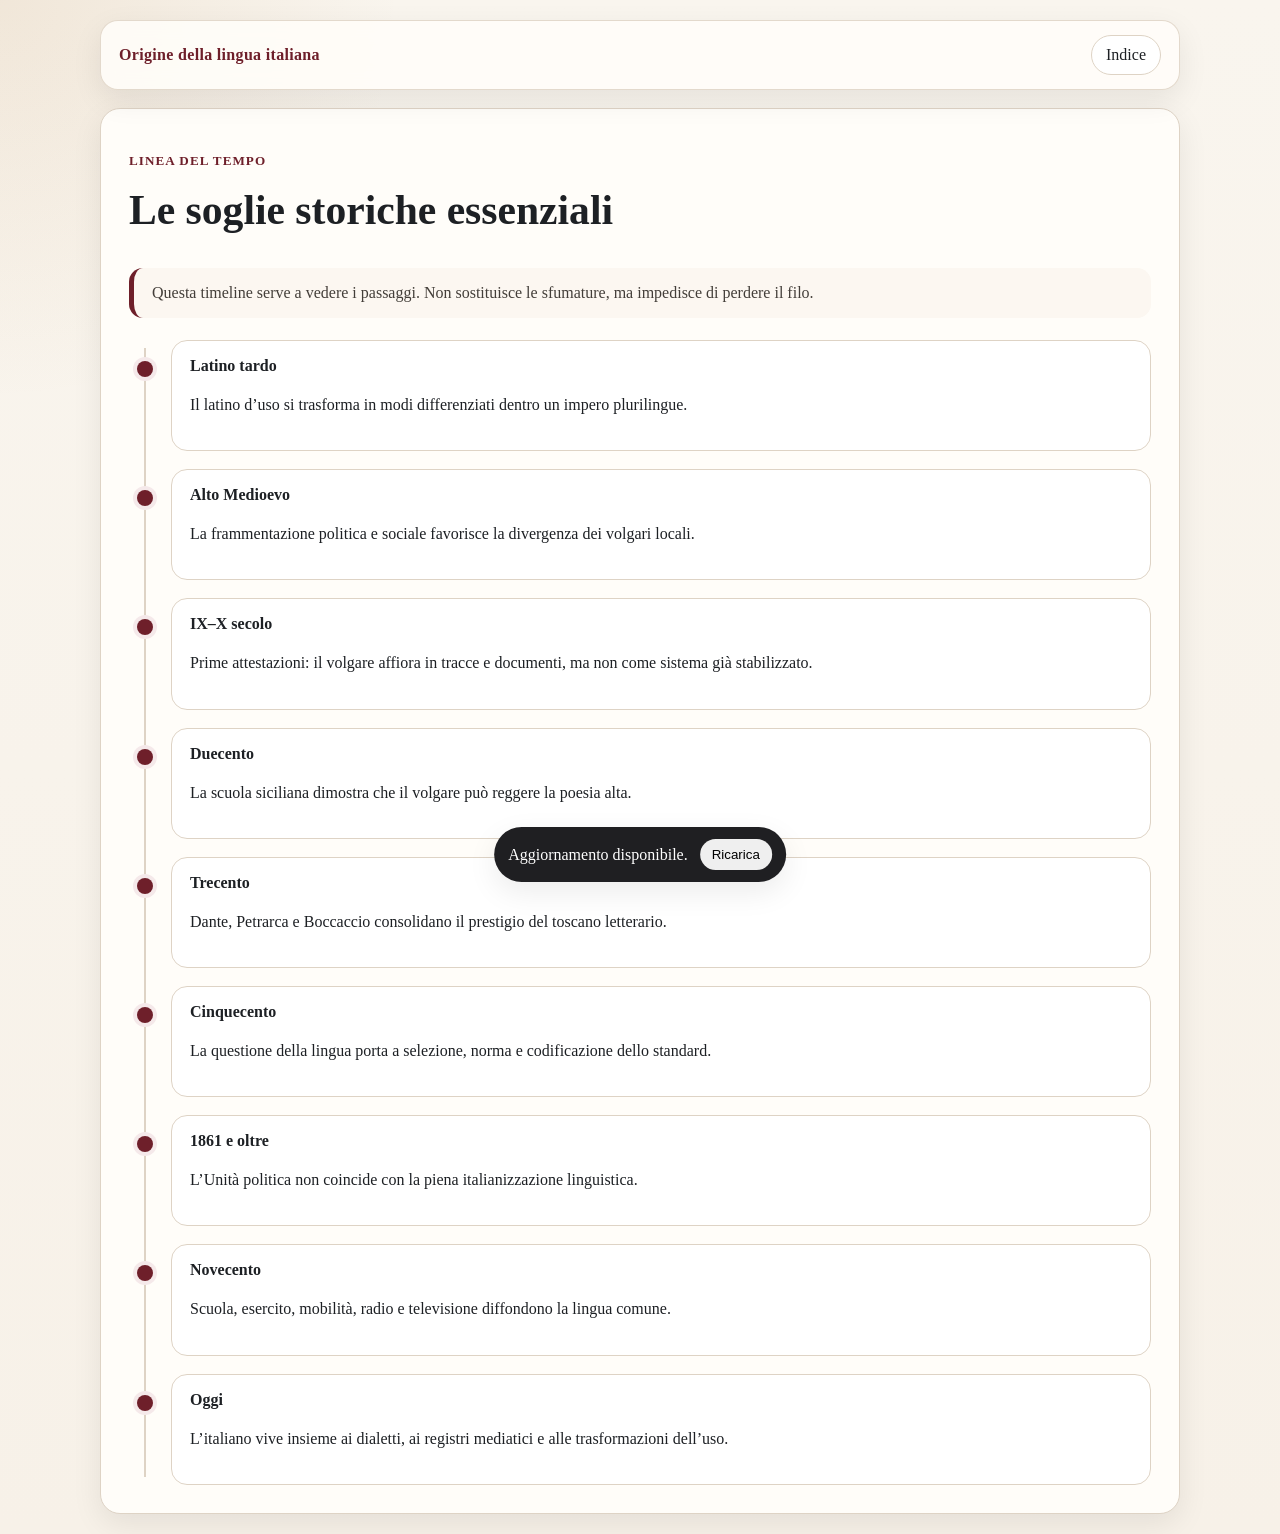
<file: pages/timeline.html>
<!DOCTYPE html>
<html lang="it">
<head>
  <meta charset="utf-8">
  <meta name="viewport" content="width=device-width, initial-scale=1, viewport-fit=cover">
  <title>Timeline · Origine della lingua italiana</title>
  <meta name="description" content="PWA didattica sull’origine della lingua italiana">
  <meta name="theme-color" content="#6e1f2a">
  <meta name="apple-mobile-web-app-capable" content="yes">
  <meta name="apple-mobile-web-app-status-bar-style" content="default">
  <meta name="apple-mobile-web-app-title" content="Origine lingua">
  <link rel="manifest" href="../manifest.json">
  <link rel="icon" href="../assets/icons/icon-192.png">
  <link rel="apple-touch-icon" href="../assets/icons/apple-touch-icon-180.png">
  <link rel="stylesheet" href="../assets/css/style.css">
  
  <script defer src="../assets/js/app.js"></script>
  <script defer src="../pwa.js"></script>
</head>
<body class="">
  <div class="site-shell">
    <header class="topbar">
      <a class="brand" href="../index.html">Origine della lingua italiana</a>
      <button class="menu-toggle" type="button" data-menu-toggle aria-expanded="false" aria-controls="side-menu">Indice</button>
    </header>
    <aside class="side-menu" id="side-menu">
      <nav>
        <a href="../index.html">Home</a>
        <a href="../pages/indice.html">Indice completo</a>
        <a href="../pages/mappa.html">Mappa concettuale</a>
        <a href="../pages/timeline.html">Timeline</a>
        <a href="../pages/glossario.html">Glossario</a>
        <a href="../pages/quiz.html">Quiz finale</a>
        <a href="../pages/fonti.html">Bibliografia</a>
      </nav>
    </aside>
    <main class="page">
      
<article class="article">
  <p class="kicker">Linea del tempo</p>
  <h1>Le soglie storiche essenziali</h1>
  <div class="summary">Questa timeline serve a vedere i passaggi. Non sostituisce le sfumature, ma impedisce di perdere il filo.</div>
  <section class="timeline"><div class="timeline-item"><strong>Latino tardo</strong><p>Il latino d’uso si trasforma in modi differenziati dentro un impero plurilingue.</p></div><div class="timeline-item"><strong>Alto Medioevo</strong><p>La frammentazione politica e sociale favorisce la divergenza dei volgari locali.</p></div><div class="timeline-item"><strong>IX–X secolo</strong><p>Prime attestazioni: il volgare affiora in tracce e documenti, ma non come sistema già stabilizzato.</p></div><div class="timeline-item"><strong>Duecento</strong><p>La scuola siciliana dimostra che il volgare può reggere la poesia alta.</p></div><div class="timeline-item"><strong>Trecento</strong><p>Dante, Petrarca e Boccaccio consolidano il prestigio del toscano letterario.</p></div><div class="timeline-item"><strong>Cinquecento</strong><p>La questione della lingua porta a selezione, norma e codificazione dello standard.</p></div><div class="timeline-item"><strong>1861 e oltre</strong><p>L’Unità politica non coincide con la piena italianizzazione linguistica.</p></div><div class="timeline-item"><strong>Novecento</strong><p>Scuola, esercito, mobilità, radio e televisione diffondono la lingua comune.</p></div><div class="timeline-item"><strong>Oggi</strong><p>L’italiano vive insieme ai dialetti, ai registri mediatici e alle trasformazioni dell’uso.</p></div></section>
</article>

    </main>
  </div>
  <div class="update-toast" id="updateToast" hidden>
    <span>Aggiornamento disponibile.</span>
    <button id="reloadAppBtn" type="button">Ricarica</button>
  </div>
</body>
</html>
</file>
<file: assets/css/style.css>
:root{
  --bg:#f7f1e8;
  --paper:#fffdf9;
  --ink:#1d2024;
  --muted:#5d5d66;
  --accent:#6e1f2a;
  --accent-2:#b57f3f;
  --line:#ded3c5;
  --shadow:0 10px 30px rgba(0,0,0,.08);
  --radius:20px;
  --maxw:1120px;
}
*{box-sizing:border-box}
html{scroll-behavior:smooth}
body{
  margin:0;
  font-family: Georgia, "Times New Roman", serif;
  color:var(--ink);
  background:
    radial-gradient(circle at top left, rgba(181,127,63,.12), transparent 20%),
    linear-gradient(180deg,#f9f5ee 0%, var(--bg) 100%);
}
a{color:var(--accent); text-decoration:none}
a:hover{text-decoration:underline}
.site-shell{max-width:var(--maxw); margin:0 auto; padding:20px}
.topbar{
  position:sticky; top:0; z-index:20;
  display:flex; justify-content:space-between; align-items:center;
  gap:16px; padding:14px 18px; margin-bottom:18px;
  background:rgba(255,253,249,.9); backdrop-filter: blur(10px);
  border:1px solid rgba(222,211,197,.85); border-radius:18px; box-shadow:var(--shadow);
}
.brand{font-weight:700; letter-spacing:.02em}
.menu-toggle{
  border:1px solid var(--line); background:white; color:var(--ink); border-radius:999px;
  padding:10px 14px; cursor:pointer; font:inherit;
}
.side-menu{
  position:fixed; right:20px; top:86px; width:min(280px, calc(100vw - 40px));
  background:rgba(255,253,249,.98); border:1px solid var(--line); box-shadow:var(--shadow);
  border-radius:18px; padding:16px; transform:translateY(-10px); opacity:0; pointer-events:none;
  transition:.2s ease;
}
.side-menu.open{transform:translateY(0); opacity:1; pointer-events:auto}
.side-menu nav{display:grid; gap:10px}
.page{display:grid; gap:20px}
.hero, .card, .article, .quiz-card, .timeline-card, .map-card, .glossary-card{
  background:var(--paper); border:1px solid var(--line); border-radius:var(--radius); box-shadow:var(--shadow);
}
.hero{padding:34px}
.hero h1{margin:.2rem 0 1rem; font-size:clamp(2rem,5vw,3.4rem); line-height:1.05}
.hero p.lead{font-size:1.15rem; color:var(--muted); max-width:70ch}
.cta-row, .grid-links{display:flex; flex-wrap:wrap; gap:12px; margin-top:20px}
.button, button.button{
  display:inline-flex; align-items:center; justify-content:center; gap:8px;
  padding:12px 16px; border-radius:999px; border:1px solid var(--accent);
  background:var(--accent); color:#fff; cursor:pointer; font:inherit;
}
.button.secondary{
  background:#fff; color:var(--accent); border-color:var(--line);
}
.kicker{color:var(--accent); font-weight:700; text-transform:uppercase; letter-spacing:.08em; font-size:.82rem}
.cards{display:grid; grid-template-columns:repeat(auto-fit,minmax(220px,1fr)); gap:16px}
.card{padding:20px}
.card h3{margin-top:.2rem}
.article{padding:28px}
.article h1{margin-top:0; font-size:clamp(1.8rem,4vw,2.6rem)}
.article .summary{
  padding:16px 18px; border-left:5px solid var(--accent);
  background:#fcf7f1; border-radius:14px; margin:18px 0 22px;
  color:#433e39;
}
.article .keybox, .article .errorbox, .article .navbox, .article .sourcebox{
  padding:16px 18px; border-radius:16px; margin:18px 0;
}
.article .keybox{background:#f8efe3; border:1px solid #ecd6bb}
.article .errorbox{background:#fbefef; border:1px solid #efc8c8}
.article .navbox{display:flex; justify-content:space-between; gap:12px; background:#f7f4ef; border:1px solid var(--line); flex-wrap:wrap}
.article h2{margin-top:1.6rem}
.article p{line-height:1.7}
.article ul, .article ol{line-height:1.7}
.progress{display:grid; grid-template-columns:repeat(7,1fr); gap:8px; margin:16px 0 4px}
.progress span{height:10px; border-radius:999px; background:#e8dfd5}
.progress span.active{background:var(--accent)}
.grid-2{display:grid; grid-template-columns:repeat(auto-fit,minmax(280px,1fr)); gap:20px}
.timeline{position:relative; display:grid; gap:18px}
.timeline::before{content:""; position:absolute; left:15px; top:8px; bottom:8px; width:2px; background:var(--line)}
.timeline-item{position:relative; margin-left:42px; padding:16px 18px; background:white; border:1px solid var(--line); border-radius:16px}
.timeline-item::before{content:""; position:absolute; left:-35px; top:20px; width:16px; height:16px; border-radius:50%; background:var(--accent); box-shadow:0 0 0 4px #f5e9ea}
.map-grid{display:grid; grid-template-columns:repeat(auto-fit,minmax(220px,1fr)); gap:16px}
.map-node{padding:20px; border:1px solid var(--line); border-radius:18px; background:linear-gradient(180deg,#fff,#fbf7f1)}
.glossary-list{display:grid; gap:14px}
.glossary-item{padding:16px 18px; border:1px solid var(--line); border-radius:16px; background:#fff}
.glossary-item h3{margin:.2rem 0}
.quiz-card{padding:24px}
.question{padding:18px; border:1px solid var(--line); border-radius:16px; margin-bottom:14px; background:#fff}
.question h3{margin-top:0}
.question label{display:block; margin:8px 0; cursor:pointer}
.quiz-result{margin-top:16px; padding:14px 16px; border-radius:14px; background:#f8efe3; border:1px solid #ecd6bb}
.small{font-size:.94rem; color:var(--muted)}
.footer-note{padding:18px; color:var(--muted); text-align:center}
.update-toast{
  position:fixed; left:50%; transform:translateX(-50%); bottom:18px;
  background:#1f1f22; color:#fff; padding:12px 14px; border-radius:999px;
  display:flex; align-items:center; gap:12px; box-shadow:var(--shadow); z-index:30;
}
.update-toast button{border:0; border-radius:999px; padding:8px 12px; cursor:pointer}
code{background:#f0ece5; padding:.1rem .35rem; border-radius:6px}
@media (max-width: 720px){
  .site-shell{padding:14px}
  .hero, .article, .quiz-card{padding:22px}
}
</file>
